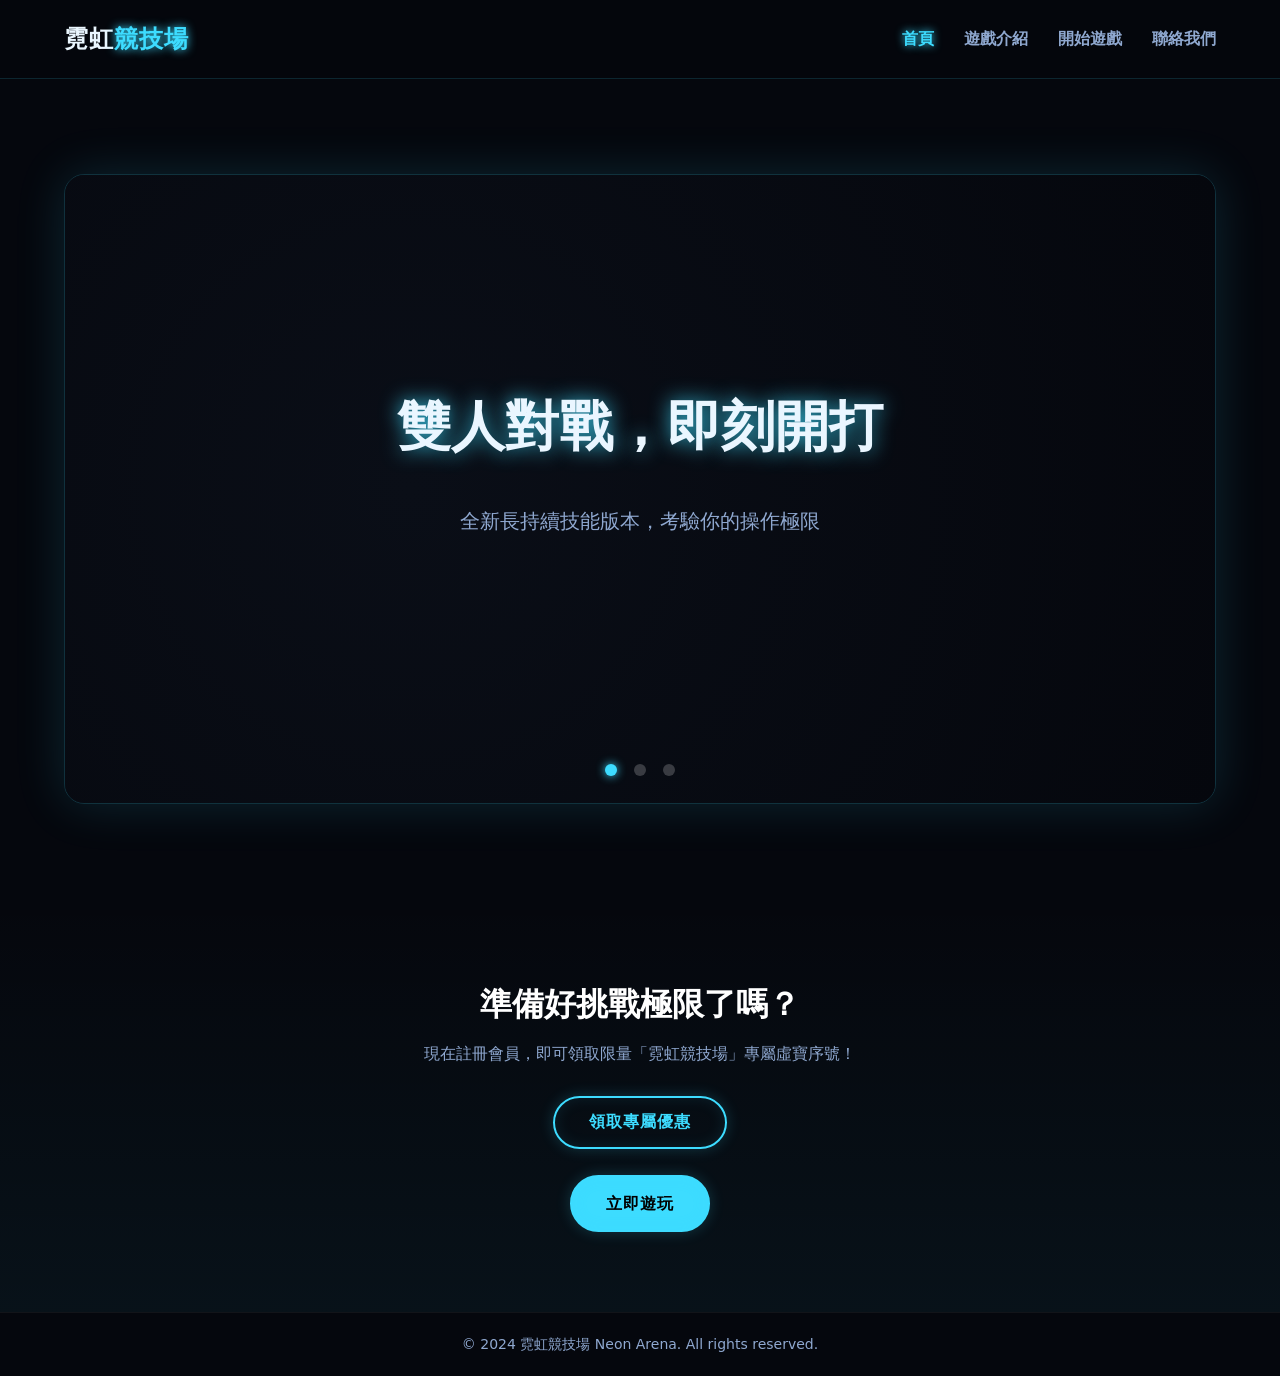
<file: index.html>
<!DOCTYPE html>
<html lang="zh-Hant">
<head>
    <meta charset="UTF-8">
    <meta name="viewport" content="width=device-width, initial-scale=1.0">
    <title>霓虹競技場 Neon Arena | 首頁</title>
    <link rel="stylesheet" href="style.css">
</head>
<body>
    <!-- 導覽列 -->
    <nav class="navbar">
        <div class="logo">霓虹<span>競技場</span></div>
        <ul class="nav-links">
            <li><a href="index.html" class="active">首頁</a></li>
            <li><a href="products.html">遊戲介紹</a></li>
            <li><a href="game.html">開始遊戲</a></li>
            <li><a href="contact.html">聯絡我們</a></li>
        </ul>
    </nav>

    <!-- 首頁輪播 -->
    <header class="hero">
        <div class="carousel-container">
            <div class="carousel-slide fade">
                <div class="game-bg bg-1"></div>
                <div class="slide-text">雙人對戰，即刻開打</div>
                <div class="slide-sub">全新長持續技能版本，考驗你的操作極限</div>
            </div>
            <div class="carousel-slide fade">
                <div class="game-bg bg-2"></div>
                <div class="slide-text">超載衝刺 vs 冰封領域</div>
                <div class="slide-sub">10 種獨特技能，打造你的專屬戰鬥風格</div>
            </div>
            <div class="carousel-slide fade">
                <div class="game-bg bg-3"></div>
                <div class="slide-text">霓虹閃爍，勝負一瞬</div>
                <div class="slide-sub">立即點擊「開始遊戲」，與好友展開對決</div>
            </div>
            
            <div class="dots-container">
                <span class="dot"></span>
                <span class="dot"></span>
                <span class="dot"></span>
            </div>
        </div>
    </header>

    <!-- 優惠與遊玩按鈕 -->
    <section class="promo-section">
        <h2>準備好挑戰極限了嗎？</h2>
        <p>現在註冊會員，即可領取限量「霓虹競技場」專屬虛寶序號！</p>
        <button id="promoBtn" class="cta-btn">領取專屬優惠</button>
        <br><br>
        <a href="game.html" class="cta-btn" style="background: var(--primary); color: #000; text-decoration: none;">立即遊玩</a>
    </section>

    <!-- 彈出式優惠視窗 -->
    <div id="promoModal" class="modal">
        <div class="modal-content">
            <span class="close-btn">&times;</span>
            <h2>🎉 恭喜獲得！</h2>
            <p>專屬虛寶序號：</p>
            <div class="promo-code">NEON-X1-2024</div>
            <p>可於遊戲內兌換限定造型！</p>
        </div>
    </div>

    <footer>
        <p>&copy; 2024 霓虹競技場 Neon Arena. All rights reserved.</p>
    </footer>

    <script src="script.js"></script>
</body>
</html>
</file>
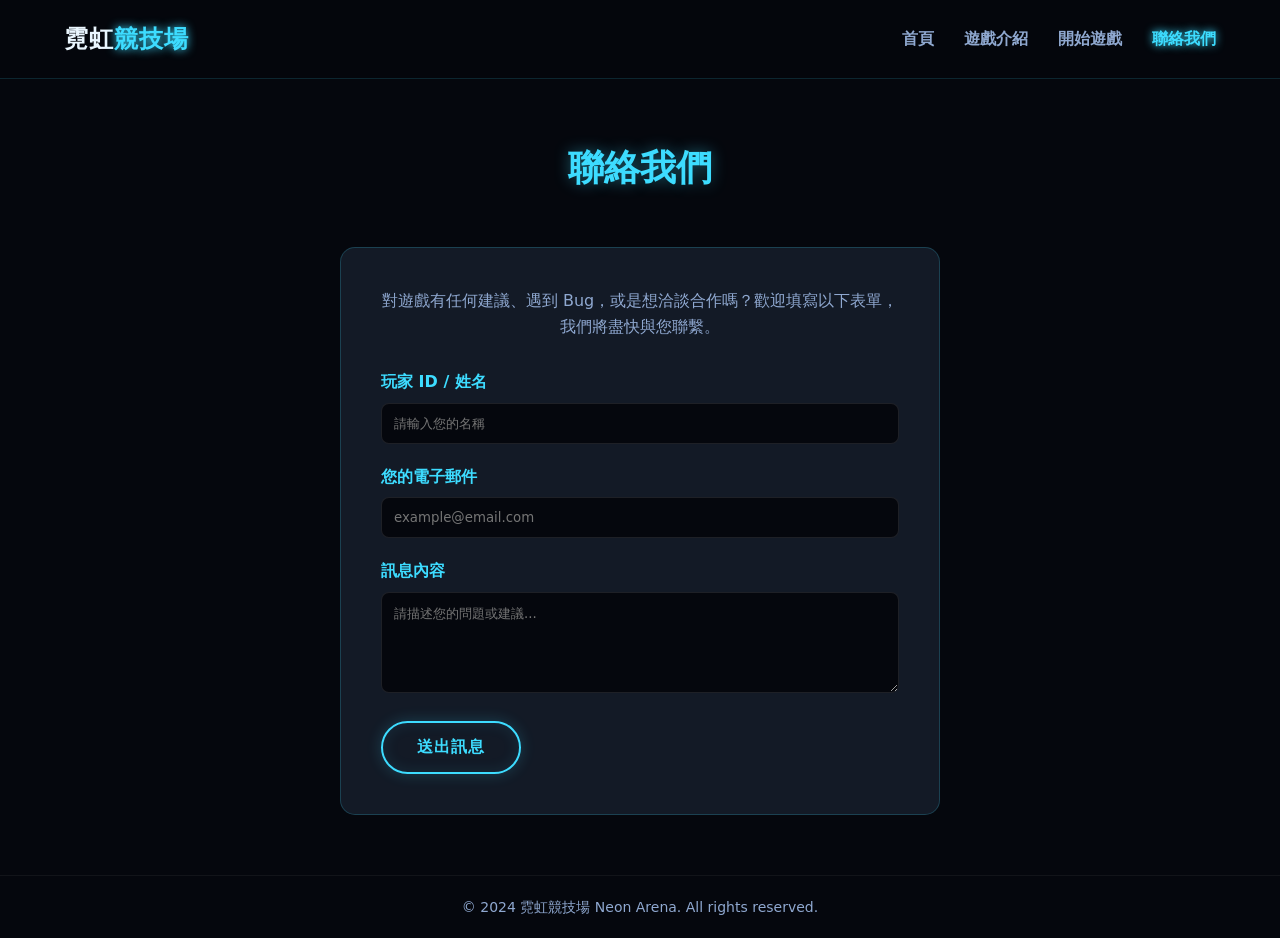
<file: contact.html>
<!DOCTYPE html>
<html lang="zh-Hant">
<head>
    <meta charset="UTF-8">
    <meta name="viewport" content="width=device-width, initial-scale=1.0">
    <title>霓虹競技場 Neon Arena | 聯絡我們</title>
    <link rel="stylesheet" href="style.css">
</head>
<body>
    <nav class="navbar">
        <div class="logo">霓虹<span>競技場</span></div>
        <ul class="nav-links">
            <li><a href="index.html">首頁</a></li>
            <li><a href="products.html">遊戲介紹</a></li>
            <li><a href="game.html">開始遊戲</a></li>
            <li><a href="contact.html" class="active">聯絡我們</a></li>
        </ul>
    </nav>

    <main class="page-content">
        <h1 class="page-title">聯絡我們</h1>
        <div class="contact-container">
            <p>對遊戲有任何建議、遇到 Bug，或是想洽談合作嗎？歡迎填寫以下表單，我們將盡快與您聯繫。</p>
            <form class="contact-form" id="contactForm">
                <div class="form-group">
                    <label for="name">玩家 ID / 姓名</label>
                    <input type="text" id="name" placeholder="請輸入您的名稱" required>
                </div>
                <div class="form-group">
                    <label for="email">您的電子郵件</label>
                    <input type="email" id="email" placeholder="example@email.com" required>
                </div>
                <div class="form-group">
                    <label for="message">訊息內容</label>
                    <textarea id="message" rows="5" placeholder="請描述您的問題或建議..." required></textarea>
                </div>
                <button type="submit" class="cta-btn">送出訊息</button>
            </form>
        </div>
    </main>

    <footer>
        <p>&copy; 2024 霓虹競技場 Neon Arena. All rights reserved.</p>
    </footer>

    <script src="script.js"></script>
</body>
</html>
</file>
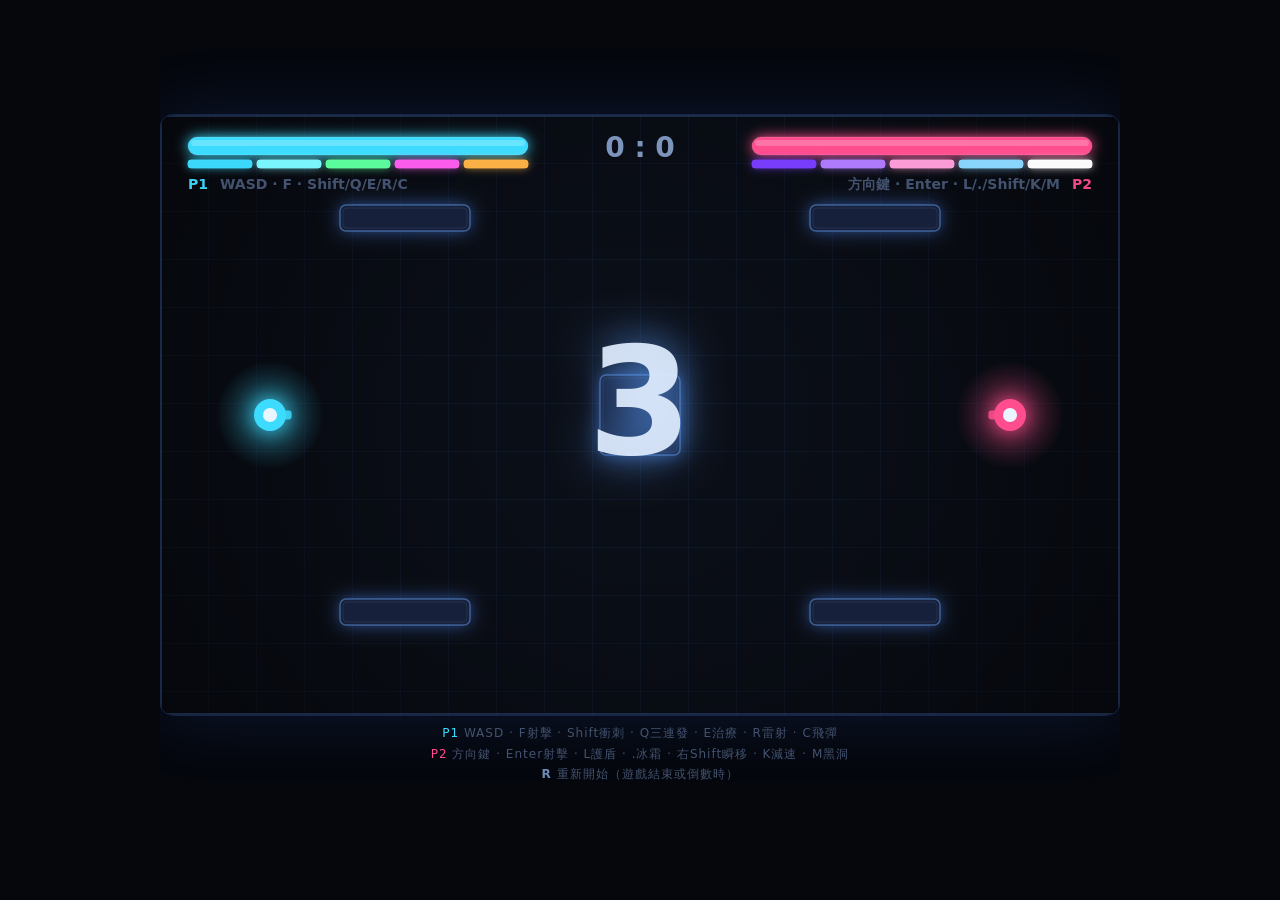
<file: deepseek_html_20261112_c48cd7.html>
<!DOCTYPE html>
<html lang="zh-Hant">
<head>
<meta charset="UTF-8">
<meta name="viewport" content="width=device-width,initial-scale=1">
<title>霓虹競技場 · 五技能對戰</title>
<style>
  * { margin:0; padding:0; box-sizing:border-box; }
  html, body {
    height:100%;
    background:#05070d;
    display:flex; align-items:center; justify-content:center;
    font-family: 'Segoe UI', system-ui, -apple-system, 'PingFang TC', 'Microsoft JhengHei', sans-serif;
    overflow:hidden;
  }
  #wrap { display:flex; flex-direction:column; align-items:center; gap:8px; }
  canvas {
    display:block;
    max-width:100vw;
    max-height:calc(100vh - 64px);
    border-radius:14px;
    box-shadow: 0 0 70px rgba(60,120,255,.15), 0 0 0 1px rgba(90,140,255,.18);
    background:#0a0e17;
  }
  #hint {
    color:#43536f; font-size:12px; letter-spacing:1px; user-select:none;
    text-align:center; line-height:1.7;
  }
  #hint b { color:#6d8ab8; font-weight:600; }
  #hint .p1 { color:#3ddcff; }
  #hint .p2 { color:#ff4d8d; }
</style>
</head>
<body>
<div id="wrap">
  <canvas id="game"></canvas>
  <div id="hint">
    <span class="p1">P1</span> WASD · F射擊 · Shift衝刺 · Q三連發 · E治療 · R雷射 · C飛彈<br>
    <span class="p2">P2</span> 方向鍵 · Enter射擊 · L護盾 · .冰霜 · 右Shift瞬移 · K減速 · M黑洞<br>
    <b>R</b> 重新開始（遊戲結束或倒數時）
  </div>
</div>
<script>
(function(){
'use strict';

/* ================= 基礎設定 ================= */
const canvas = document.getElementById('game');
const ctx = canvas.getContext('2d');
const W = 960, H = 600;
canvas.width = W;
canvas.height = H;

/* ================= 音效 ================= */
let actx = null;
function initAudio(){
  if (actx) return;
  try { actx = new (window.AudioContext || window.webkitAudioContext)(); } catch(e){}
}
function sfx(freq, dur, type, vol){
  if (!actx) return;
  try {
    const t = actx.currentTime;
    const o = actx.createOscillator();
    const g = actx.createGain();
    o.type = type || 'square';
    o.frequency.setValueAtTime(freq, t);
    o.frequency.exponentialRampToValueAtTime(Math.max(30, freq * 0.45), t + dur);
    g.gain.setValueAtTime(vol || 0.04, t);
    g.gain.exponentialRampToValueAtTime(0.0001, t + dur);
    o.connect(g); g.connect(actx.destination);
    o.start(t); o.stop(t + dur + 0.02);
  } catch(e){}
}

/* ================= 地圖 ================= */
const obstacles = [
  {x:440, y:260, w:80,  h:80},
  {x:180, y:90,  w:130, h:26},
  {x:650, y:90,  w:130, h:26},
  {x:180, y:484, w:130, h:26},
  {x:650, y:484, w:130, h:26}
];

/* ================= 技能定義 ================= */
const SKILLS = {
  // P1
  dash:   { key:'ShiftLeft',  alt:'KeyZ',   cd:3.0,  name:'衝刺',   color:'#3ddcff' },
  triple: { key:'KeyQ',       alt:'KeyX',   cd:5.0,  name:'三連發', color:'#7df9ff' },
  heal:   { key:'KeyE',       alt:'KeyV',   cd:10.0, name:'治療',   color:'#5dff9e' },
  laser:  { key:'KeyR',       alt:'KeyT',   cd:8.0,  name:'雷射',   color:'#ff5df0' },
  missile:{ key:'KeyC',       alt:'KeyB',   cd:9.0,  name:'追蹤飛彈', color:'#ffb347' },
  // P2
  shield: { key:'KeyL',       alt:'Semicolon', cd:4.0,  name:'護盾',   color:'#ffffff' },
  frost:  { key:'Period',     alt:'Comma',  cd:6.0,  name:'冰霜彈', color:'#8ad8ff' },
  blink:  { key:'ShiftRight', alt:'Numpad0', cd:7.0,  name:'瞬移',   color:'#ff9edb' },
  slow:   { key:'KeyK',       alt:'KeyI',   cd:10.0, name:'時間減速', color:'#b07dff' },
  blackhole:{ key:'KeyM',     alt:'KeyN',   cd:12.0, name:'黑洞',   color:'#7a3dff' }
};

/* ================= 玩家 ================= */
function mkPlayer(x, y, color, controls, name, skillList){
  const skillState = {};
  for (let i = 0; i < skillList.length; i++){
    const id = skillList[i];
    skillState[id] = {
      cd: 0,
      maxCd: SKILLS[id].cd,
      active: 0,
      held: false,
      pending: false
    };
  }
  return {
    x, y, spawnX:x, spawnY:y,
    r:16, hp:100, maxHp:100,
    color, name, controls,
    aim:0, cd:0, flash:0, score:0,
    lastMoveX: 0, lastMoveY: 0,
    slowTimer: 0,
    timeSlowTimer: 0,     // 被時間減速
    skills: skillState,
    skillOrder: skillList
  };
}

const p1 = mkPlayer(110, 300, '#3ddcff', {
  up:'KeyW', down:'KeyS', left:'KeyA', right:'KeyD',
  shoot:'KeyF', shootAlt:'Space'
}, 'P1', ['dash', 'triple', 'heal', 'laser', 'missile']);

const p2 = mkPlayer(850, 300, '#ff4d8d', {
  up:'ArrowUp', down:'ArrowDown', left:'ArrowLeft', right:'ArrowRight',
  shoot:'Enter', shootAlt:'Slash'
}, 'P2', ['shield', 'frost', 'blink', 'slow', 'blackhole']);

/* ================= 特殊實體 ================= */
let lasers = [];      // 雷射
let missiles = [];    // 追蹤飛彈
let blackholes = [];  // 黑洞

/* ================= 狀態 ================= */
let bullets = [];
let particles = [];
let state = 'countdown';
let countdown = 3.2;
let winner = null;
let shake = 0;
let timeSlowVisual = 0;   // 畫面紫色濾鏡強度

/* ================= 輸入 ================= */
const pressed = new Set();
const pressedKeys = new Set();

const PREVENT = new Set([
  'Space','ArrowUp','ArrowDown','ArrowLeft','ArrowRight',
  'Enter','KeyF','ShiftLeft','ShiftRight',
  'Slash','KeyQ','KeyZ','KeyE','KeyX','KeyV','KeyT','KeyC','KeyB',
  'Period','Comma','Numpad0','KeyL','Semicolon','KeyK','KeyI','KeyM','KeyN'
]);

window.addEventListener('keydown', e => {
  initAudio();
  if (PREVENT.has(e.code)) e.preventDefault();
  if (e.key === 'Enter' || e.key === ' ') e.preventDefault();

  pressed.add(e.code);
  if (e.key) pressedKeys.add(e.key);

  if (e.code === 'KeyR' && state !== 'playing'){
    resetRound(true);
  }
}, { passive: false });

window.addEventListener('keyup', e => {
  pressed.delete(e.code);
  if (e.key) pressedKeys.delete(e.key);
});

window.addEventListener('blur', () => {
  pressed.clear();
  pressedKeys.clear();
});

function isDown(code, alt){
  if (pressed.has(code)) return true;
  if (alt && pressed.has(alt)) return true;
  if (pressedKeys.has(code)) return true;
  if (alt && pressedKeys.has(alt)) return true;
  return false;
}

/* ================= 回合控制 ================= */
function resetRound(keepScore){
  resetPlayer(p1);
  resetPlayer(p2);
  if (!keepScore){ p1.score = 0; p2.score = 0; }
  bullets = [];
  particles = [];
  lasers = [];
  missiles = [];
  blackholes = [];
  state = 'countdown';
  countdown = 3.2;
  winner = null;
  shake = 0;
  timeSlowVisual = 0;
  pressed.clear();
  pressedKeys.clear();
}

function resetPlayer(p){
  p.x = p.spawnX; p.y = p.spawnY;
  p.hp = p.maxHp; p.cd = 0; p.flash = 0;
  p.lastMoveX = 0; p.lastMoveY = 0;
  p.slowTimer = 0;
  p.timeSlowTimer = 0;
  for (const id in p.skills){
    const s = p.skills[id];
    s.cd = 0;
    s.active = 0;
    s.held = false;
    s.pending = false;
  }
}

/* ================= 幾何工具 ================= */
function pushOut(p, o){
  const cx = Math.max(o.x, Math.min(p.x, o.x + o.w));
  const cy = Math.max(o.y, Math.min(p.y, o.y + o.h));
  const dx = p.x - cx, dy = p.y - cy;
  const d2 = dx*dx + dy*dy;
  if (d2 > p.r * p.r) return;
  const d = Math.sqrt(d2);
  if (d < 0.0001){
    const L = p.x - o.x, R = o.x + o.w - p.x;
    const T = p.y - o.y, B = o.y + o.h - p.y;
    const m = Math.min(L, R, T, B);
    if (m === L) p.x = o.x - p.r;
    else if (m === R) p.x = o.x + o.w + p.r;
    else if (m === T) p.y = o.y - p.r;
    else p.y = o.y + o.h + p.r;
    return;
  }
  const ov = p.r - d;
  p.x += (dx / d) * ov;
  p.y += (dy / d) * ov;
}

function hitsRect(b, o){
  const cx = Math.max(o.x, Math.min(b.x, o.x + o.w));
  const cy = Math.max(o.y, Math.min(b.y, o.y + o.h));
  return Math.hypot(b.x - cx, b.y - cy) < b.r;
}

function pointBlocked(x, y, r){
  for (let k = 0; k < obstacles.length; k++){
    const o = obstacles[k];
    const cx = Math.max(o.x, Math.min(x, o.x + o.w));
    const cy = Math.max(o.y, Math.min(y, o.y + o.h));
    if (Math.hypot(x - cx, y - cy) < r) return true;
  }
  return false;
}

function hexA(hex, a){
  let h = hex.replace('#', '');
  if (h.length === 3){
    h = h[0]+h[0]+h[1]+h[1]+h[2]+h[2];
  }
  const n = parseInt(h, 16);
  return 'rgba(' + ((n>>16)&255) + ',' + ((n>>8)&255) + ',' + (n&255) + ',' + a + ')';
}

function rr(c, x, y, w, h, r){
  r = Math.max(0, Math.min(r, Math.abs(w)/2, Math.abs(h)/2));
  c.beginPath();
  c.moveTo(x + r, y);
  c.arcTo(x + w, y, x + w, y + h, r);
  c.arcTo(x + w, y + h, x, y + h, r);
  c.arcTo(x, y + h, x, y, r);
  c.arcTo(x, y, x + w, y, r);
  c.closePath();
}

/* ================= 粒子 ================= */
function burst(x, y, color, n, spd){
  for (let i = 0; i < n; i++){
    const a = Math.random() * Math.PI * 2;
    const s = Math.random() * spd;
    const life = 0.22 + Math.random() * 0.45;
    particles.push({
      x:x, y:y,
      vx: Math.cos(a)*s, vy: Math.sin(a)*s,
      r: 1 + Math.random()*2.6,
      life:life, maxLife:life, color:color
    });
  }
}

function updateParticles(dt){
  for (let i = particles.length - 1; i >= 0; i--){
    const q = particles[i];
    q.x += q.vx * dt;
    q.y += q.vy * dt;
    const damp = Math.pow(0.06, dt);
    q.vx *= damp;
    q.vy *= damp;
    q.life -= dt;
    if (q.life <= 0) particles.splice(i, 1);
  }
}

/* ================= 射擊 ================= */
function fireBullet(p, angle, opts){
  opts = opts || {};
  const spd = opts.spd || 700;

  let safeDist = p.r + 6;
  const maxDist = p.r + 18;
  for (let d = p.r + 6; d <= maxDist; d += 2){
    const tx = p.x + Math.cos(angle) * d;
    const ty = p.y + Math.sin(angle) * d;
    if (!pointBlocked(tx, ty, 6)) safeDist = d;
  }

  const bx = p.x + Math.cos(angle) * safeDist;
  const by = p.y + Math.sin(angle) * safeDist;

  if (pointBlocked(bx, by, 6)) return;

  bullets.push({
    x: bx, y: by,
    vx: Math.cos(angle) * spd,
    vy: Math.sin(angle) * spd,
    r: opts.r || 5,
    owner: p,
    life: 2.5,
    frost: !!opts.frost,
    color: opts.color || p.color
  });
}

function fire(p){
  const s = p.skills;

  if (s.triple && s.triple.pending){
    const a = p.aim;
    fireBullet(p, a - 0.16);
    fireBullet(p, a);
    fireBullet(p, a + 0.16);
    s.triple.pending = false;
    p.flash = 0.1;
    burst(p.x + Math.cos(a)*20, p.y + Math.sin(a)*20, '#7df9ff', 10, 200);
    sfx(760, 0.07, 'square', 0.03);
    return;
  }

  if (s.frost && s.frost.pending){
    const a = p.aim + (Math.random() - 0.5) * 0.04;
    fireBullet(p, a, { frost: true, color: '#8ad8ff', r: 7 });
    s.frost.pending = false;
    p.flash = 0.08;
    burst(p.x + Math.cos(a)*20, p.y + Math.sin(a)*20, '#8ad8ff', 10, 180);
    sfx(480, 0.12, 'sine', 0.035);
    return;
  }

  const a = p.aim + (Math.random() - 0.5) * 0.07;
  fireBullet(p, a);
  p.flash = 0.07;

  for (let i = 0; i < 4; i++){
    const pa = a + (Math.random() - 0.5) * 1.3;
    const ps = 60 + Math.random() * 150;
    const life = 0.16 + Math.random() * 0.12;
    particles.push({
      x: p.x + Math.cos(a)*20, y: p.y + Math.sin(a)*20,
      vx: Math.cos(pa)*ps, vy: Math.sin(pa)*ps,
      r: 1 + Math.random()*1.6,
      life: life, maxLife: life, color: p.color
    });
  }

  sfx(620 + Math.random()*90, 0.055, 'square', 0.022);
}

/* ================= 傷害 ================= */
function damage(target, amt, b, opts){
  opts = opts || {};
  if (state === 'over') return;
  if (target.hp <= 0) return;

  if (target.skills.shield && target.skills.shield.active > 0){
    const ang = Math.atan2(b.y - target.y, b.x - target.x);
    burst(b.x, b.y, '#ffffff', 10, 180);
    for (let i = 0; i < 10; i++){
      const a2 = ang + (Math.random() - 0.5) * 1.0;
      const s = 80 + Math.random() * 140;
      const life = 0.25 + Math.random() * 0.15;
      particles.push({
        x: target.x + Math.cos(ang) * (target.r + 6),
        y: target.y + Math.sin(ang) * (target.r + 6),
        vx: Math.cos(a2) * s, vy: Math.sin(a2) * s,
        r: 1.5 + Math.random() * 2.5,
        life: life, maxLife: life, color: '#ffffff'
      });
    }
    target.flash = Math.max(target.flash, 0.12);
    sfx(300, 0.09, 'sine', 0.035);
    return;
  }

  target.hp -= amt;

  if (b && b.frost){
    target.slowTimer = Math.max(target.slowTimer, 2.0);
    burst(b.x, b.y, '#8ad8ff', 14, 160);
    sfx(380, 0.15, 'sine', 0.04);
  }

  if (b){
    target.flash = 0.25;
    burst(b.x, b.y, b.color || target.color, 12, 210);
  } else {
    target.flash = 0.25;
    burst(target.x, target.y, opts.color || target.color, 16, 240);
  }
  shake = Math.min(11, shake + 7);
  sfx(180, 0.16, 'sawtooth', 0.05);

  if (target.hp <= 0){
    target.hp = 0;
    state = 'over';
    winner = (target === p1) ? p2 : p1;
    winner.score++;
    burst(target.x, target.y, target.color, 46, 340);
    burst(target.x, target.y, '#ffffff', 18, 220);
    shake = 16;
    sfx(110, 0.7, 'sawtooth', 0.08);
    sfx(70, 0.9, 'triangle', 0.07);
  }
}

/* ================= 技能使用 ================= */
function tryUseSkill(p, id){
  const s = p.skills[id];
  if (!s) return;
  if (s.cd > 0 || s.active > 0 || s.pending) return;

  const def = SKILLS[id];
  const foe = (p === p1) ? p2 : p1;

  if (id === 'dash'){
    s.active = 0.35;
    s.cd = s.maxCd;
    burst(p.x, p.y, def.color, 20, 260);
    sfx(880, 0.12, 'sine', 0.05);
  } else if (id === 'triple'){
    s.pending = true;
    s.cd = s.maxCd;
    burst(p.x, p.y, def.color, 12, 180);
    sfx(700, 0.1, 'triangle', 0.04);
  } else if (id === 'heal'){
    const before = p.hp;
    p.hp = Math.min(p.maxHp, p.hp + 25);
    if (p.hp > before){
      burst(p.x, p.y, def.color, 18, 160);
      sfx(520, 0.25, 'sine', 0.05);
    }
    s.cd = s.maxCd;
  } else if (id === 'laser'){
    // 雷射：沿瞄準方向發射，貫穿一切
    lasers.push({
      x: p.x, y: p.y,
      angle: p.aim,
      life: 0.35,
      maxLife: 0.35,
      owner: p,
      color: def.color
    });
    s.cd = s.maxCd;
    burst(p.x + Math.cos(p.aim)*30, p.y + Math.sin(p.aim)*30, def.color, 20, 260);
    shake = Math.min(10, shake + 6);
    sfx(1200, 0.25, 'sawtooth', 0.05);
    // 立即對路徑上的對手造成傷害
    const dx = foe.x - p.x, dy = foe.y - p.y;
    const dist = Math.hypot(dx, dy);
    const dot = dx * Math.cos(p.aim) + dy * Math.sin(p.aim);
    if (dot > 0 && dist > 0){
      const perp = Math.abs(-dx * Math.sin(p.aim) + dy * Math.cos(p.aim));
      if (perp < foe.r + 10){
        damage(foe, 20, null, { color: def.color });
      }
    }
  } else if (id === 'missile'){
    // 追蹤飛彈：發射 2 枚
    for (let i = 0; i < 2; i++){
      const offset = (i - 0.5) * 0.4;
      missiles.push({
        x: p.x + Math.cos(p.aim + offset) * 24,
        y: p.y + Math.sin(p.aim + offset) * 24,
        vx: Math.cos(p.aim + offset) * 300,
        vy: Math.sin(p.aim + offset) * 300,
        angle: p.aim + offset,
        life: 3.0,
        r: 6,
        owner: p,
        target: foe,
        color: def.color
      });
    }
    s.cd = s.maxCd;
    burst(p.x, p.y, def.color, 16, 220);
    sfx(420, 0.2, 'sawtooth', 0.04);
  } else if (id === 'shield'){
    s.active = 1.2;
    s.cd = s.maxCd;
    burst(p.x, p.y, '#ffffff', 16, 160);
    sfx(500, 0.2, 'triangle', 0.05);
  } else if (id === 'frost'){
    s.pending = true;
    s.cd = s.maxCd;
    burst(p.x, p.y, def.color, 12, 180);
    sfx(560, 0.12, 'sine', 0.04);
  } else if (id === 'blink'){
    const dist = 120;
    const steps = 12;
    let tx = p.x, ty = p.y;
    for (let i = 1; i <= steps; i++){
      const nx = p.x + Math.cos(p.aim) * (dist * i / steps);
      const ny = p.y + Math.sin(p.aim) * (dist * i / steps);
      const cx = Math.max(0, Math.min(W, nx));
      const cy = Math.max(0, Math.min(H, ny));
      if (pointBlocked(cx, cy, p.r)) break;
      tx = cx; ty = cy;
    }
    burst(p.x, p.y, def.color, 14, 200);
    p.x = tx; p.y = ty;
    burst(p.x, p.y, def.color, 14, 200);
    s.cd = s.maxCd;
    sfx(960, 0.15, 'sine', 0.05);
  } else if (id === 'slow'){
    // 時間減速：對手移動速度 -40%，持續 3 秒
    foe.timeSlowTimer = Math.max(foe.timeSlowTimer, 3.0);
    timeSlowVisual = Math.max(timeSlowVisual, 0.5);
    s.cd = s.maxCd;
    burst(foe.x, foe.y, def.color, 24, 200);
    sfx(260, 0.4, 'sine', 0.05);
  } else if (id === 'blackhole'){
    // 黑洞：在對手位置生成，持續 2 秒
    blackholes.push({
      x: foe.x, y: foe.y,
      life: 2.0,
      maxLife: 2.0,
      r: 8,
      maxR: 70,
      owner: p,
      color: def.color,
      tickTimer: 0
    });
    s.cd = s.maxCd;
    burst(foe.x, foe.y, def.color, 20, 200);
    sfx(140, 0.5, 'sawtooth', 0.05);
  }
}

/* ================= 更新：雷射 ================= */
function updateLasers(dt){
  for (let i = lasers.length - 1; i >= 0; i--){
    lasers[i].life -= dt;
    if (lasers[i].life <= 0) lasers.splice(i, 1);
  }
}

/* ================= 更新：飛彈 ================= */
function updateMissiles(dt){
  for (let i = missiles.length - 1; i >= 0; i--){
    const m = missiles[i];
    m.life -= dt;

    // 追蹤目標
    if (m.target && m.target.hp > 0){
      const desired = Math.atan2(m.target.y - m.y, m.target.x - m.x);
      let diff = desired - m.angle;
      while (diff > Math.PI) diff -= Math.PI * 2;
      while (diff < -Math.PI) diff += Math.PI * 2;
      m.angle += Math.sign(diff) * Math.min(Math.abs(diff), 4.5 * dt);
    }

    const spd = 380;
    m.vx = Math.cos(m.angle) * spd;
    m.vy = Math.sin(m.angle) * spd;
    m.x += m.vx * dt;
    m.y += m.vy * dt;

    // 拖尾粒子
    if (Math.random() < 0.7){
      particles.push({
        x: m.x, y: m.y,
        vx: (Math.random() - 0.5) * 40,
        vy: (Math.random() - 0.5) * 40,
        r: 1 + Math.random() * 2,
        life: 0.2, maxLife: 0.2,
        color: m.color
      });
    }

    let dead = false;

    if (m.life <= 0 || m.x < -20 || m.x > W + 20 || m.y < -20 || m.y > H + 20){
      dead = true;
    }

    // 撞障礙物
    if (!dead){
      for (let k = 0; k < obstacles.length; k++){
        if (hitsRect(m, obstacles[k])){
          burst(m.x, m.y, m.color, 10, 180);
          dead = true;
          break;
        }
      }
    }

    // 撞對手
    if (!dead){
      const foe = m.target;
      if (foe && foe.hp > 0 && Math.hypot(m.x - foe.x, m.y - foe.y) < foe.r + m.r){
        damage(foe, 10, { x: m.x, y: m.y, color: m.color });
        burst(m.x, m.y, m.color, 14, 220);
        dead = true;
      }
    }

    if (dead) missiles.splice(i, 1);
  }
}

/* ================= 更新：黑洞 ================= */
function updateBlackholes(dt){
  for (let i = blackholes.length - 1; i >= 0; i--){
    const bh = blackholes[i];
    bh.life -= dt;
    bh.tickTimer += dt;

    // 黑洞視覺粒子
    if (Math.random() < 0.8){
      const ang = Math.random() * Math.PI * 2;
      const dist = 40 + Math.random() * 40;
      particles.push({
        x: bh.x + Math.cos(ang) * dist,
        y: bh.y + Math.sin(ang) * dist,
        vx: -Math.cos(ang) * 160,
        vy: -Math.sin(ang) * 160,
        r: 1 + Math.random() * 2,
        life: 0.3, maxLife: 0.3,
        color: bh.color
      });
    }

    // 吸引對手
    const foe = (bh.owner === p1) ? p2 : p1;
    if (foe.hp > 0 && bh.life > 0){
      const dx = bh.x - foe.x;
      const dy = bh.y - foe.y;
      const d = Math.hypot(dx, dy);
      if (d > 4 && d < 220){
        const pull = 260 * dt;
        foe.x += (dx / d) * pull;
        foe.y += (dy / d) * pull;
        foe.x = Math.max(foe.r, Math.min(W - foe.r, foe.x));
        foe.y = Math.max(foe.r, Math.min(H - foe.r, foe.y));
        for (let k = 0; k < obstacles.length; k++) pushOut(foe, obstacles[k]);
      }
    }

    // 每 0.4 秒造成 5 傷害
    if (bh.tickTimer >= 0.4 && bh.life > 0){
      bh.tickTimer -= 0.4;
      if (foe.hp > 0 && Math.hypot(bh.x - foe.x, bh.y - foe.y) < 70){
        damage(foe, 5, null, { color: bh.color });
      }
    }

    if (bh.life <= 0) blackholes.splice(i, 1);
  }
}

/* ================= 更新：玩家 ================= */
function updatePlayer(p, foe, dt){
  for (let i = 0; i < p.skillOrder.length; i++){
    const id = p.skillOrder[i];
    const s = p.skills[id];
    const def = SKILLS[id];
    const down = isDown(def.key, def.alt);
    if (down && !s.held) tryUseSkill(p, id);
    s.held = down;
  }

  for (const id in p.skills){
    const s = p.skills[id];
    if (s.active > 0) s.active = Math.max(0, s.active - dt);
    if (s.cd > 0) s.cd = Math.max(0, s.cd - dt);
  }

  let speedMul = 1;
  if (p.slowTimer > 0){
    p.slowTimer = Math.max(0, p.slowTimer - dt);
    speedMul *= 0.5;
  }
  if (p.timeSlowTimer > 0){
    p.timeSlowTimer = Math.max(0, p.timeSlowTimer - dt);
    speedMul *= 0.6;
  }

  const c = p.controls;
  let dx = 0, dy = 0;
  if (isDown(c.up))    dy -= 1;
  if (isDown(c.down))  dy += 1;
  if (isDown(c.left))  dx -= 1;
  if (isDown(c.right)) dx += 1;

  const len = Math.hypot(dx, dy);
  if (len > 0){
    dx /= len; dy /= len;
    p.lastMoveX = dx;
    p.lastMoveY = dy;
  }

  let spd = 255 * speedMul;
  if (p.skills.dash && p.skills.dash.active > 0) spd = 720 * speedMul;

  p.x += dx * spd * dt;
  p.y += dy * spd * dt;

  p.x = Math.max(p.r, Math.min(W - p.r, p.x));
  p.y = Math.max(p.r, Math.min(H - p.r, p.y));

  for (let i = 0; i < obstacles.length; i++) pushOut(p, obstacles[i]);

  p.aim = Math.atan2(foe.y - p.y, foe.x - p.x);

  p.cd -= dt;
  if (isDown(c.shoot, c.shootAlt) && p.cd <= 0){
    fire(p);
    p.cd = 0.34;
  }
}

function updateBullets(dt){
  const toRemove = [];

  for (let i = 0; i < bullets.length; i++){
    const b = bullets[i];
    b.x += b.vx * dt;
    b.y += b.vy * dt;
    b.life -= dt;

    let dead = false;

    if (b.life <= 0 || b.x < b.r || b.x > W - b.r || b.y < b.r || b.y > H - b.r){
      dead = true;
    }

    if (!dead){
      for (let k = 0; k < obstacles.length; k++){
        if (hitsRect(b, obstacles[k])){
          burst(b.x, b.y, b.color || b.owner.color, 6, 130);
          dead = true;
          break;
        }
      }
    }

    if (!dead){
      const target = (b.owner === p1) ? p2 : p1;
      if (target.hp > 0 && Math.hypot(b.x - target.x, b.y - target.y) < target.r + b.r){
        damage(target, 13, b);
        dead = true;
      }
    }

    if (dead) toRemove.push(i);
  }

  for (let i = toRemove.length - 1; i >= 0; i--){
    bullets.splice(toRemove[i], 1);
  }
}

function update(dt){
  if (shake > 0) shake = Math.max(0, shake - dt * 55);
  if (timeSlowVisual > 0) timeSlowVisual = Math.max(0, timeSlowVisual - dt);

  if (state === 'countdown'){
    countdown -= dt;
    p1.aim = Math.atan2(p2.y - p1.y, p2.x - p1.x);
    p2.aim = Math.atan2(p1.y - p2.y, p1.x - p2.x);
    if (countdown <= 0){
      state = 'playing';
      sfx(900, 0.14, 'square', 0.05);
    }
  } else if (state === 'playing'){
    if (p1.hp > 0 && p2.hp > 0){
      updatePlayer(p1, p2, dt);
      updatePlayer(p2, p1, dt);
    }
    updateBullets(dt);
    updateLasers(dt);
    updateMissiles(dt);
    updateBlackholes(dt);
  }

  updateParticles(dt);
  p1.flash = Math.max(0, p1.flash - dt);
  p2.flash = Math.max(0, p2.flash - dt);
}

/* ================= 繪製 ================= */
let vignette = null;
let vignetteW = 0, vignetteH = 0;

function drawBackground(){
  ctx.fillStyle = '#0a0e17';
  ctx.fillRect(-20, -20, W + 40, H + 40);

  ctx.strokeStyle = 'rgba(70,130,220,0.07)';
  ctx.lineWidth = 1;
  ctx.beginPath();
  for (let x = 0; x <= W; x += 48){
    ctx.moveTo(x + 0.5, 0);
    ctx.lineTo(x + 0.5, H);
  }
  for (let y = 0; y <= H; y += 48){
    ctx.moveTo(0, y + 0.5);
    ctx.lineTo(W, y + 0.5);
  }
  ctx.stroke();

  if (!vignette || vignetteW !== W || vignetteH !== H){
    vignette = ctx.createRadialGradient(W/2, H/2, 140, W/2, H/2, Math.max(W,H) * 0.72);
    vignette.addColorStop(0, 'rgba(0,0,0,0)');
    vignette.addColorStop(1, 'rgba(0,0,0,0.62)');
    vignetteW = W;
    vignetteH = H;
  }
  ctx.fillStyle = vignette;
  ctx.fillRect(0, 0, W, H);

  // 時間減速畫面紫色濾鏡
  if (timeSlowVisual > 0){
    ctx.fillStyle = 'rgba(176,125,255,' + (timeSlowVisual * 0.12) + ')';
    ctx.fillRect(0, 0, W, H);
  }

  ctx.strokeStyle = 'rgba(90,150,255,0.22)';
  ctx.lineWidth = 2;
  ctx.strokeRect(1, 1, W - 2, H - 2);
}

function drawObstacles(){
  for (let i = 0; i < obstacles.length; i++){
    const o = obstacles[i];

    ctx.save();
    ctx.shadowColor = 'rgba(80,140,255,0.55)';
    ctx.shadowBlur = 18;
    ctx.fillStyle = '#16203a';
    rr(ctx, o.x, o.y, o.w, o.h, 6);
    ctx.fill();
    ctx.restore();

    ctx.strokeStyle = 'rgba(110,170,255,0.45)';
    ctx.lineWidth = 1.5;
    rr(ctx, o.x, o.y, o.w, o.h, 6);
    ctx.stroke();

    ctx.strokeStyle = 'rgba(150,205,255,0.10)';
    ctx.lineWidth = 1;
    rr(ctx, o.x + 3, o.y + 3, o.w - 6, o.h - 6, 4);
    ctx.stroke();
  }
}

function drawPlayer(p){
  if (p.skills.shield && p.skills.shield.active > 0){
    const baseA = Math.min(1, p.skills.shield.active * 3);
    const hitBoost = Math.min(1, p.flash * 6);
    const a = Math.min(1, baseA + hitBoost * 0.5);
    ctx.save();
    ctx.strokeStyle = 'rgba(255,255,255,' + (0.55 * a + 0.15 * hitBoost) + ')';
    ctx.lineWidth = 3 + hitBoost * 2;
    ctx.shadowColor = '#ffffff';
    ctx.shadowBlur = 20 + hitBoost * 30;
    ctx.beginPath();
    ctx.arc(p.x, p.y, p.r + 12, 0, Math.PI * 2);
    ctx.stroke();
    ctx.restore();
  }

  if (p.skills.dash && p.skills.dash.active > 0){
    let mx = p.lastMoveX, my = p.lastMoveY;
    if (mx === 0 && my === 0){ mx = Math.cos(p.aim); my = Math.sin(p.aim); }
    ctx.save();
    ctx.globalAlpha = 0.35;
    ctx.fillStyle = p.color;
    ctx.beginPath();
    ctx.arc(p.x - mx * 14, p.y - my * 14, p.r * 0.8, 0, Math.PI * 2);
    ctx.fill();
    ctx.restore();
  }

  if (p.slowTimer > 0){
    ctx.save();
    ctx.strokeStyle = 'rgba(138,216,255,0.6)';
    ctx.lineWidth = 2;
    ctx.beginPath();
    ctx.arc(p.x, p.y, p.r + 5, 0, Math.PI * 2);
    ctx.stroke();
    ctx.restore();
  }

  if (p.timeSlowTimer > 0){
    ctx.save();
    ctx.strokeStyle = 'rgba(176,125,255,0.7)';
    ctx.lineWidth = 2;
    ctx.setLineDash([4, 4]);
    ctx.beginPath();
    ctx.arc(p.x, p.y, p.r + 8, 0, Math.PI * 2);
    ctx.stroke();
    ctx.setLineDash([]);
    ctx.restore();
  }

  const gg = ctx.createRadialGradient(p.x, p.y, 0, p.x, p.y, p.r * 3.4);
  gg.addColorStop(0, hexA(p.color, 0.42));
  gg.addColorStop(1, hexA(p.color, 0));
  ctx.fillStyle = gg;
  ctx.beginPath();
  ctx.arc(p.x, p.y, p.r * 3.4, 0, Math.PI * 2);
  ctx.fill();

  ctx.save();
  ctx.translate(p.x, p.y);
  ctx.rotate(p.aim);
  ctx.fillStyle = hexA(p.color, 0.85);
  rr(ctx, p.r * 0.35, -4.5, p.r * 1.0, 9, 3);
  ctx.fill();
  ctx.restore();

  ctx.save();
  ctx.shadowColor = p.color;
  ctx.shadowBlur = 22;
  ctx.fillStyle = p.color;
  ctx.beginPath();
  ctx.arc(p.x, p.y, p.r, 0, Math.PI * 2);
  ctx.fill();
  ctx.restore();

  ctx.fillStyle = '#eaf6ff';
  ctx.beginPath();
  ctx.arc(p.x, p.y, p.r * 0.44, 0, Math.PI * 2);
  ctx.fill();

  if (p.flash > 0){
    ctx.strokeStyle = 'rgba(255,255,255,' + Math.min(1, p.flash * 4.5) + ')';
    ctx.lineWidth = 3;
    ctx.beginPath();
    ctx.arc(p.x, p.y, p.r + 7, 0, Math.PI * 2);
    ctx.stroke();
  }

  if (p.skills.triple && p.skills.triple.pending){
    ctx.save();
    ctx.fillStyle = '#7df9ff';
    for (let i = -1; i <= 1; i++){
      const a = p.aim + i * 0.16;
      ctx.beginPath();
      ctx.arc(p.x + Math.cos(a) * (p.r + 18), p.y + Math.sin(a) * (p.r + 18), 3, 0, Math.PI * 2);
      ctx.fill();
    }
    ctx.restore();
  }

  if (p.skills.frost && p.skills.frost.pending){
    ctx.save();
    ctx.fillStyle = '#8ad8ff';
    ctx.shadowColor = '#8ad8ff';
    ctx.shadowBlur = 10;
    const bx = p.x + Math.cos(p.aim) * (p.r + 18);
    const by = p.y + Math.sin(p.aim) * (p.r + 18);
    ctx.beginPath();
    ctx.arc(bx, by, 4, 0, Math.PI * 2);
    ctx.fill();
    ctx.restore();
  }
}

function drawLasers(){
  for (let i = 0; i < lasers.length; i++){
    const l = lasers[i];
    const prog = 1 - l.life / l.maxLife;
    const len = 1200 * Math.min(1, prog * 4);
    const ex = l.x + Math.cos(l.angle) * len;
    const ey = l.y + Math.sin(l.angle) * len;

    ctx.save();
    ctx.lineCap = 'round';

    ctx.shadowColor = l.color;
    ctx.shadowBlur = 30;
    ctx.strokeStyle = hexA(l.color, 0.9 * (l.life / l.maxLife));
    ctx.lineWidth = 14;
    ctx.beginPath();
    ctx.moveTo(l.x, l.y);
    ctx.lineTo(ex, ey);
    ctx.stroke();

    ctx.shadowBlur = 15;
    ctx.strokeStyle = 'rgba(255,255,255,' + (0.95 * (l.life / l.maxLife)) + ')';
    ctx.lineWidth = 4;
    ctx.beginPath();
    ctx.moveTo(l.x, l.y);
    ctx.lineTo(ex, ey);
    ctx.stroke();

    ctx.restore();
  }
}

function drawMissiles(){
  for (let i = 0; i < missiles.length; i++){
    const m = missiles[i];
    ctx.save();
    ctx.translate(m.x, m.y);
    ctx.rotate(m.angle);

    ctx.shadowColor = m.color;
    ctx.shadowBlur = 20;
    ctx.fillStyle = m.color;
    ctx.beginPath();
    ctx.moveTo(10, 0);
    ctx.lineTo(-6, -5);
    ctx.lineTo(-3, 0);
    ctx.lineTo(-6, 5);
    ctx.closePath();
    ctx.fill();

    ctx.fillStyle = '#ffffff';
    ctx.beginPath();
    ctx.arc(0, 0, 2.5, 0, Math.PI * 2);
    ctx.fill();

    ctx.restore();
  }
}

function drawBlackholes(){
  for (let i = 0; i < blackholes.length; i++){
    const bh = blackholes[i];
    const lifePct = bh.life / bh.maxLife;
    const radius = bh.maxR * (1 - lifePct * 0.3);

    ctx.save();

    const grd = ctx.createRadialGradient(bh.x, bh.y, 0, bh.x, bh.y, radius);
    grd.addColorStop(0, 'rgba(20,0,40,' + (0.95 * lifePct) + ')');
    grd.addColorStop(0.4, hexA(bh.color, 0.5 * lifePct));
    grd.addColorStop(1, hexA(bh.color, 0));

    ctx.fillStyle = grd;
    ctx.beginPath();
    ctx.arc(bh.x, bh.y, radius, 0, Math.PI * 2);
    ctx.fill();

    ctx.strokeStyle = hexA(bh.color, 0.8 * lifePct);
    ctx.lineWidth = 2;
    ctx.shadowColor = bh.color;
    ctx.shadowBlur = 25;
    ctx.beginPath();
    ctx.arc(bh.x, bh.y, radius * 0.6, 0, Math.PI * 2);
    ctx.stroke();

    ctx.restore();
  }
}

function drawBullets(){
  ctx.lineCap = 'round';
  for (let i = 0; i < bullets.length; i++){
    const b = bullets[i];
    const col = b.color || b.owner.color;

    const tx = b.x - b.vx * 0.024;
    const ty = b.y - b.vy * 0.024;
    const grd = ctx.createLinearGradient(tx, ty, b.x, b.y);
    grd.addColorStop(0, hexA(col, 0));
    grd.addColorStop(1, hexA(col, 0.85));
    ctx.strokeStyle = grd;
    ctx.lineWidth = b.r * 1.7;
    ctx.beginPath();
    ctx.moveTo(tx, ty);
    ctx.lineTo(b.x, b.y);
    ctx.stroke();

    ctx.save();
    ctx.shadowColor = col;
    ctx.shadowBlur = 14;
    ctx.fillStyle = '#ffffff';
    ctx.beginPath();
    ctx.arc(b.x, b.y, b.r * 0.62, 0, Math.PI * 2);
    ctx.fill();
    ctx.restore();
  }
}

function drawParticles(){
  for (let i = 0; i < particles.length; i++){
    const q = particles[i];
    const a = Math.max(0, q.life / q.maxLife);
    ctx.globalAlpha = a;
    ctx.fillStyle = q.color;
    ctx.beginPath();
    ctx.arc(q.x, q.y, Math.max(0.3, q.r * a), 0, Math.PI * 2);
    ctx.fill();
  }
  ctx.globalAlpha = 1;
}

function drawBar(x, y, w, h, p, fromRight){
  ctx.fillStyle = 'rgba(255,255,255,0.07)';
  rr(ctx, x, y, w, h, h/2);
  ctx.fill();

  const pct = Math.max(0, p.hp / p.maxHp);
  const fw = w * pct;

  if (fw > 2){
    const bx = fromRight ? x + w - fw : x;
    ctx.save();
    ctx.shadowColor = p.color;
    ctx.shadowBlur = 14;
    ctx.fillStyle = p.color;
    rr(ctx, bx, y, fw, h, Math.min(h/2, fw/2));
    ctx.fill();
    ctx.restore();

    ctx.fillStyle = 'rgba(255,255,255,0.22)';
    rr(ctx, bx + 3, y + 3, Math.max(0, fw - 6), h/2 - 3, Math.min((h/2-3)/2, Math.max(0, fw-6)/2));
    ctx.fill();
  }

  ctx.strokeStyle = 'rgba(255,255,255,0.12)';
  ctx.lineWidth = 1;
  rr(ctx, x, y, w, h, h/2);
  ctx.stroke();
}

function drawSkillSlots(x, y, w, p, fromRight){
  const n = p.skillOrder.length;
  const gap = 5;
  const slotW = (w - gap * (n - 1)) / n;
  const slotH = 8;

  for (let i = 0; i < n; i++){
    const id = p.skillOrder[i];
    const s = p.skills[id];
    const def = SKILLS[id];
    const sx = fromRight
      ? x + w - slotW - (slotW + gap) * i
      : x + (slotW + gap) * i;

    ctx.fillStyle = 'rgba(255,255,255,0.08)';
    rr(ctx, sx, y, slotW, slotH, 3);
    ctx.fill();

    let pct = 0;
    if (s.pending) pct = 1;
    else if (s.active > 0) pct = 1;
    else pct = 1 - (s.cd / s.maxCd);

    const fw = slotW * Math.max(0, pct);
    if (fw > 1){
      const bx = fromRight ? sx + slotW - fw : sx;
      ctx.fillStyle = (pct >= 1) ? hexA(def.color, 0.9) : hexA(def.color, 0.35);
      rr(ctx, bx, y, fw, slotH, 3);
      ctx.fill();

      if (pct >= 1){
        ctx.save();
        ctx.shadowColor = def.color;
        ctx.shadowBlur = 8;
        ctx.fillStyle = hexA(def.color, 0.7);
        rr(ctx, bx, y, fw, slotH, 3);
        ctx.fill();
        ctx.restore();
      }
    }

    ctx.strokeStyle = (pct >= 1) ? hexA(def.color, 0.8) : 'rgba(255,255,255,0.15)';
    ctx.lineWidth = 1;
    rr(ctx, sx, y, slotW, slotH, 3);
    ctx.stroke();
  }
}

function drawHUD(){
  const bw = 340, bh = 18, by = 22, m = 28;

  drawBar(m, by, bw, bh, p1, false);
  drawBar(W - m - bw, by, bw, bh, p2, true);
  drawSkillSlots(m, by + bh + 5, bw, p1, false);
  drawSkillSlots(W - m - bw, by + bh + 5, bw, p2, true);

  ctx.font = '600 14px system-ui, -apple-system, sans-serif';
  ctx.textAlign = 'left';
  ctx.textBaseline = 'alphabetic';
  ctx.fillStyle = hexA(p1.color, 0.95);
  ctx.fillText('P1', m, by + bh + 34);
  ctx.fillStyle = '#43536f';
  ctx.fillText('WASD · F · Shift/Q/E/R/C', m + 32, by + bh + 34);

  ctx.textAlign = 'right';
  ctx.fillStyle = hexA(p2.color, 0.95);
  ctx.fillText('P2', W - m, by + bh + 34);
  ctx.fillStyle = '#43536f';
  ctx.fillText('方向鍵 · Enter · L/./Shift/K/M', W - m - 32, by + bh + 34);

  ctx.textAlign = 'center';
  ctx.font = '700 28px system-ui, -apple-system, sans-serif';
  ctx.fillStyle = '#7d95bd';
  ctx.fillText(p1.score + ' : ' + p2.score, W / 2, by + bh + 2);
}

function drawOverlay(){
  if (state === 'countdown'){
    const n = Math.ceil(countdown);
    ctx.save();
    ctx.textAlign = 'center';
    ctx.textBaseline = 'middle';
    ctx.font = '800 150px system-ui, -apple-system, sans-serif';
    ctx.fillStyle = 'rgba(225,238,255,0.92)';
    ctx.shadowColor = 'rgba(90,160,255,0.9)';
    ctx.shadowBlur = 45;
    ctx.fillText(n > 0 ? String(n) : 'GO', W / 2, H / 2);
    ctx.restore();
  }

  if (state === 'over'){
    ctx.fillStyle = 'rgba(5,8,15,0.74)';
    ctx.fillRect(0, 0, W, H);

    ctx.save();
    ctx.textAlign = 'center';
    ctx.textBaseline = 'middle';

    ctx.font = '800 66px system-ui, -apple-system, sans-serif';
    ctx.fillStyle = winner.color;
    ctx.shadowColor = winner.color;
    ctx.shadowBlur = 45;
    ctx.fillText(winner.name + ' 勝利', W / 2, H / 2 - 42);

    ctx.shadowBlur = 0;
    ctx.font = '500 20px system-ui, -apple-system, sans-serif';
    ctx.fillStyle = '#8fa8d0';
    ctx.fillText('按 R 再來一場', W / 2, H / 2 + 52);
    ctx.restore();
  }
}

function render(){
  ctx.fillStyle = '#0a0e17';
  ctx.fillRect(0, 0, W, H);

  drawBackground();

  ctx.save();
  if (shake > 0){
    ctx.translate((Math.random() - 0.5) * shake, (Math.random() - 0.5) * shake);
  }
  drawObstacles();
  drawParticles();
  drawBlackholes();
  drawLasers();
  drawBullets();
  drawMissiles();
  drawPlayer(p2);
  drawPlayer(p1);
  ctx.restore();

  drawHUD();
  drawOverlay();
}

/* ================= 主迴圈 ================= */
let lastT = performance.now();
function loop(now){
  let dt = (now - lastT) / 1000;
  lastT = now;
  if (dt > 0.05) dt = 0.05;
  if (dt < 0) dt = 0;

  update(dt);
  render();

  requestAnimationFrame(loop);
}

resetRound(false);
requestAnimationFrame(loop);

})();
</script>
</body>
</html>
</file>
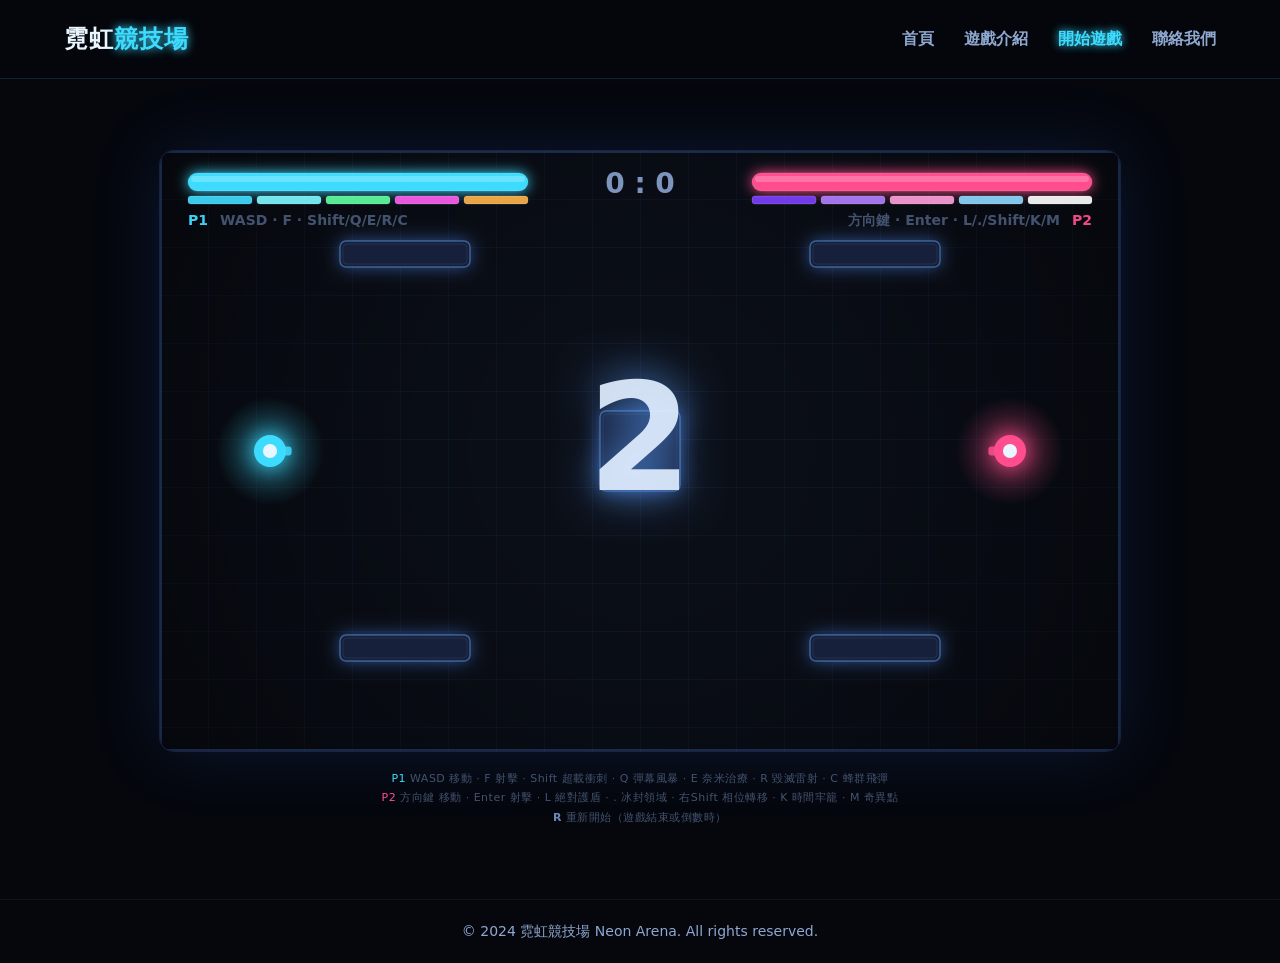
<file: game.html>
<!DOCTYPE html>
<html lang="zh-Hant">
<head>
    <meta charset="UTF-8">
    <meta name="viewport" content="width=device-width, initial-scale=1.0">
    <title>霓虹競技場 Neon Arena | 開始遊戲</title>
    <link rel="stylesheet" href="style.css">
    <!-- 將遊戲專用的 CSS 直接寫在這裡，避免影響其他頁面 -->
    <style>
        #gamePage {
            background: #05070d;
            min-height: calc(100vh - 80px);
            display: flex;
            flex-direction: column;
            align-items: center;
            justify-content: center;
            padding: 20px;
        }
        #gameWrap { display:flex; flex-direction:column; align-items:center; gap:8px; width: 100%; }
        canvas#game {
            display:block;
            max-width:100%;
            max-height:calc(100vh - 160px);
            border-radius:14px;
            box-shadow: 0 0 70px rgba(60,120,255,.15), 0 0 0 1px rgba(90,140,255,.18);
            background:#0a0e17;
        }
        #hint {
            color:#43536f; font-size:11px; letter-spacing:0.5px; user-select:none;
            text-align:center; line-height:1.8; margin-top: 10px;
        }
        #hint b { color:#6d8ab8; font-weight:600; }
        #hint .p1 { color:#3ddcff; }
        #hint .p2 { color:#ff4d8d; }
    </style>
</head>
<body>
    <nav class="navbar">
        <div class="logo">霓虹<span>競技場</span></div>
        <ul class="nav-links">
            <li><a href="index.html">首頁</a></li>
            <li><a href="products.html">遊戲介紹</a></li>
            <li><a href="game.html" class="active">開始遊戲</a></li>
            <li><a href="contact.html">聯絡我們</a></li>
        </ul>
    </nav>

    <main id="gamePage">
        <div id="gameWrap">
            <canvas id="game"></canvas>
            <div id="hint">
                <span class="p1">P1</span> WASD 移動 · F 射擊 · Shift 超載衝刺 · Q 彈幕風暴 · E 奈米治療 · R 毀滅雷射 · C 蜂群飛彈<br>
                <span class="p2">P2</span> 方向鍵 移動 · Enter 射擊 · L 絕對護盾 · . 冰封領域 · 右Shift 相位轉移 · K 時間牢籠 · M 奇異點<br>
                <b>R</b> 重新開始（遊戲結束或倒數時）
            </div>
        </div>
    </main>

    <footer>
        <p>&copy; 2024 霓虹競技場 Neon Arena. All rights reserved.</p>
    </footer>

    <!-- 引入外部 JS 作為網站互動，並將遊戲邏輯直接寫在此處以確保可玩性 -->
    <script src="script.js"></script>
    <script>
    // ================= 遊戲主程式 (整合自您提供的原始碼) =================
    (function(){
    'use strict';

    // 基礎設定
    const canvas = document.getElementById('game');
    if(!canvas) return; // 如果不在遊戲頁面則不執行
    const ctx = canvas.getContext('2d');
    const W = 960, H = 600;
    canvas.width = W;
    canvas.height = H;

    // 音效
    let actx = null;
    function initAudio(){
      if (actx) return;
      try { actx = new (window.AudioContext || window.webkitAudioContext)(); } catch(e){}
    }
    function sfx(freq, dur, type, vol){
      if (!actx) return;
      try {
        const t = actx.currentTime;
        const o = actx.createOscillator();
        const g = actx.createGain();
        o.type = type || 'square';
        o.frequency.setValueAtTime(freq, t);
        o.frequency.exponentialRampToValueAtTime(Math.max(30, freq * 0.45), t + dur);
        g.gain.setValueAtTime(vol || 0.04, t);
        g.gain.exponentialRampToValueAtTime(0.0001, t + dur);
        o.connect(g); g.connect(actx.destination);
        o.start(t); o.stop(t + dur + 0.02);
      } catch(e){}
    }

    // 地圖
    const obstacles = [
      {x:440, y:260, w:80,  h:80},
      {x:180, y:90,  w:130, h:26},
      {x:650, y:90,  w:130, h:26},
      {x:180, y:484, w:130, h:26},
      {x:650, y:484, w:130, h:26}
    ];

    // 技能定義
    const SKILLS = {
      overdrive: { key:'ShiftLeft',  alt:'KeyZ',   cd:6.0,  name:'超載衝刺', color:'#3ddcff' },
      barrage:   { key:'KeyQ',       alt:'KeyX',   cd:12.0, name:'彈幕風暴', color:'#7df9ff' },
      nanoheal:  { key:'KeyE',       alt:'KeyV',   cd:16.0, name:'奈米治療', color:'#5dff9e' },
      deathlaser:{ key:'KeyR',       alt:'KeyT',   cd:14.0, name:'毀滅雷射', color:'#ff5df0' },
      swarm:     { key:'KeyC',       alt:'KeyB',   cd:15.0, name:'蜂群飛彈', color:'#ffb347' },
      fortress:  { key:'KeyL',       alt:'Semicolon', cd:14.0, name:'絕對護盾', color:'#ffffff' },
      frostfield:{ key:'Period',     alt:'Comma',  cd:12.0, name:'冰封領域', color:'#8ad8ff' },
      phase:     { key:'ShiftRight', alt:'Numpad0', cd:13.0, name:'相位轉移', color:'#ff9edb' },
      timelock:  { key:'KeyK',       alt:'KeyI',   cd:15.0, name:'時間牢籠', color:'#b07dff' },
      singularity:{ key:'KeyM',      alt:'KeyN',   cd:18.0, name:'奇異點',   color:'#7a3dff' }
    };

    // 玩家
    function mkPlayer(x, y, color, controls, name, skillList){
      const skillState = {};
      for (let i = 0; i < skillList.length; i++){
        const id = skillList[i];
        skillState[id] = {
          cd: 0, maxCd: SKILLS[id].cd, active: 0, activeMax: 0,
          held: false, pending: false, tickTimer: 0, extra: {}
        };
      }
      return {
        x, y, spawnX:x, spawnY:y, r:16, hp:100, maxHp:100,
        color, name, controls, aim:0, cd:0, flash:0, score:0,
        lastMoveX: 0, lastMoveY: 0, slowTimer: 0, timeSlowTimer: 0,
        invulnTimer: 0, phaseTimer: 0, skills: skillState, skillOrder: skillList
      };
    }

    const p1 = mkPlayer(110, 300, '#3ddcff', {
      up:'KeyW', down:'KeyS', left:'KeyA', right:'KeyD', shoot:'KeyF', shootAlt:'Space'
    }, 'P1', ['overdrive', 'barrage', 'nanoheal', 'deathlaser', 'swarm']);

    const p2 = mkPlayer(850, 300, '#ff4d8d', {
      up:'ArrowUp', down:'ArrowDown', left:'ArrowLeft', right:'ArrowRight', shoot:'Enter', shootAlt:'Slash'
    }, 'P2', ['fortress', 'frostfield', 'phase', 'timelock', 'singularity']);

    // 實體
    let bullets = []; let particles = []; let missiles = []; let blackholes = []; let beams = []; let frostZones = [];

    // 狀態
    let state = 'countdown'; let countdown = 3.2; let winner = null; let shake = 0;

    // 輸入
    const pressed = new Set(); const pressedKeys = new Set();
    const PREVENT = new Set(['Space','ArrowUp','ArrowDown','ArrowLeft','ArrowRight','Enter','KeyF','ShiftLeft','ShiftRight','Slash','KeyQ','KeyZ','KeyE','KeyX','KeyV','KeyT','KeyC','KeyB','Period','Comma','Numpad0','KeyL','Semicolon','KeyK','KeyI','KeyM','KeyN']);

    window.addEventListener('keydown', e => {
      initAudio();
      if (PREVENT.has(e.code)) e.preventDefault();
      if (e.key === 'Enter' || e.key === ' ') e.preventDefault();
      pressed.add(e.code);
      if (e.key) pressedKeys.add(e.key);
      if (e.code === 'KeyR' && state !== 'playing') resetRound(true);
    }, { passive: false });
    window.addEventListener('keyup', e => { pressed.delete(e.code); if (e.key) pressedKeys.delete(e.key); });
    window.addEventListener('blur', () => { pressed.clear(); pressedKeys.clear(); });

    function isDown(code, alt){
      if (pressed.has(code)) return true;
      if (alt && pressed.has(alt)) return true;
      if (pressedKeys.has(code)) return true;
      if (alt && pressedKeys.has(alt)) return true;
      return false;
    }

    // 回合控制
    function resetRound(keepScore){
      resetPlayer(p1); resetPlayer(p2);
      if (!keepScore){ p1.score = 0; p2.score = 0; }
      bullets = []; particles = []; missiles = []; blackholes = []; beams = []; frostZones = [];
      state = 'countdown'; countdown = 3.2; winner = null; shake = 0;
      pressed.clear(); pressedKeys.clear();
    }

    function resetPlayer(p){
      p.x = p.spawnX; p.y = p.spawnY; p.hp = p.maxHp; p.cd = 0; p.flash = 0;
      p.lastMoveX = 0; p.lastMoveY = 0; p.slowTimer = 0; p.timeSlowTimer = 0;
      p.invulnTimer = 0; p.phaseTimer = 0;
      for (const id in p.skills){
        const s = p.skills[id];
        s.cd = 0; s.active = 0; s.activeMax = 0; s.held = false;
        s.pending = false; s.tickTimer = 0; s.extra = {};
      }
    }

    // 幾何工具
    function pushOut(p, o){
      const cx = Math.max(o.x, Math.min(p.x, o.x + o.w));
      const cy = Math.max(o.y, Math.min(p.y, o.y + o.h));
      const dx = p.x - cx, dy = p.y - cy;
      const d2 = dx*dx + dy*dy;
      if (d2 > p.r * p.r) return;
      const d = Math.sqrt(d2);
      if (d < 0.0001){
        const L = p.x - o.x, R = o.x + o.w - p.x, T = p.y - o.y, B = o.y + o.h - p.y;
        const m = Math.min(L, R, T, B);
        if (m === L) p.x = o.x - p.r; else if (m === R) p.x = o.x + o.w + p.r;
        else if (m === T) p.y = o.y - p.r; else p.y = o.y + o.h + p.r;
        return;
      }
      const ov = p.r - d;
      p.x += (dx / d) * ov; p.y += (dy / d) * ov;
    }
    function hitsRect(b, o){
      const cx = Math.max(o.x, Math.min(b.x, o.x + o.w));
      const cy = Math.max(o.y, Math.min(b.y, o.y + o.h));
      return Math.hypot(b.x - cx, b.y - cy) < b.r;
    }
    function pointBlocked(x, y, r){
      for (let k = 0; k < obstacles.length; k++){
        const o = obstacles[k];
        const cx = Math.max(o.x, Math.min(x, o.x + o.w));
        const cy = Math.max(o.y, Math.min(y, o.y + o.h));
        if (Math.hypot(x - cx, y - cy) < r) return true;
      }
      return false;
    }
    function hexA(hex, a){
      let h = hex.replace('#', '');
      if (h.length === 3) h = h[0]+h[0]+h[1]+h[1]+h[2]+h[2];
      const n = parseInt(h, 16);
      return 'rgba(' + ((n>>16)&255) + ',' + ((n>>8)&255) + ',' + (n&255) + ',' + a + ')';
    }
    function rr(c, x, y, w, h, r){
      r = Math.max(0, Math.min(r, Math.abs(w)/2, Math.abs(h)/2));
      c.beginPath(); c.moveTo(x + r, y);
      c.arcTo(x + w, y, x + w, y + h, r); c.arcTo(x + w, y + h, x, y + h, r);
      c.arcTo(x, y + h, x, y, r); c.arcTo(x, y, x + w, y, r); c.closePath();
    }

    // 粒子
    function burst(x, y, color, n, spd){
      for (let i = 0; i < n; i++){
        const a = Math.random() * Math.PI * 2; const s = Math.random() * spd;
        const life = 0.22 + Math.random() * 0.45;
        particles.push({ x:x, y:y, vx: Math.cos(a)*s, vy: Math.sin(a)*s, r: 1 + Math.random()*2.6, life:life, maxLife:life, color:color });
      }
    }
    function updateParticles(dt){
      for (let i = particles.length - 1; i >= 0; i--){
        const q = particles[i]; q.x += q.vx * dt; q.y += q.vy * dt;
        const damp = Math.pow(0.06, dt); q.vx *= damp; q.vy *= damp;
        q.life -= dt; if (q.life <= 0) particles.splice(i, 1);
      }
    }

    // 射擊
    function fireBullet(p, angle, opts){
      opts = opts || {}; const spd = opts.spd || 700;
      let safeDist = p.r + 6; const maxDist = p.r + 18;
      for (let d = p.r + 6; d <= maxDist; d += 2){
        const tx = p.x + Math.cos(angle) * d; const ty = p.y + Math.sin(angle) * d;
        if (!pointBlocked(tx, ty, 6)) safeDist = d;
      }
      const bx = p.x + Math.cos(angle) * safeDist; const by = p.y + Math.sin(angle) * safeDist;
      if (pointBlocked(bx, by, 6)) return;
      bullets.push({ x: bx, y: by, vx: Math.cos(angle) * spd, vy: Math.sin(angle) * spd, r: opts.r || 5, owner: p, life: 2.5, frost: !!opts.frost, color: opts.color || p.color });
    }
    function fire(p){
      const s = p.skills;
      if (s.barrage && s.barrage.active > 0){
        const a = p.aim + (Math.random() - 0.5) * 0.12;
        fireBullet(p, a, { r: 4, color: '#7df9ff' }); p.flash = Math.max(p.flash, 0.05); return;
      }
      const a = p.aim + (Math.random() - 0.5) * 0.07; fireBullet(p, a); p.flash = 0.07;
      for (let i = 0; i < 4; i++){
        const pa = a + (Math.random() - 0.5) * 1.3; const ps = 60 + Math.random() * 150; const life = 0.16 + Math.random() * 0.12;
        particles.push({ x: p.x + Math.cos(a)*20, y: p.y + Math.sin(a)*20, vx: Math.cos(pa)*ps, vy: Math.sin(pa)*ps, r: 1 + Math.random()*1.6, life: life, maxLife: life, color: p.color });
      }
      sfx(620 + Math.random()*90, 0.055, 'square', 0.022);
    }

    // 傷害
    function damage(target, amt, b, opts){
      opts = opts || {}; if (state === 'over') return; if (target.hp <= 0) return;
      if (target.invulnTimer > 0 || target.phaseTimer > 0){
        const px = b ? b.x : target.x; const py = b ? b.y : target.y;
        burst(px, py, '#ffffff', 8, 140); target.flash = Math.max(target.flash, 0.1); sfx(320, 0.08, 'sine', 0.03); return;
      }
      if (target.skills.fortress && target.skills.fortress.active > 0){
        const px = b ? b.x : target.x; const py = b ? b.y : target.y; const ang = Math.atan2(py - target.y, px - target.x);
        burst(px, py, '#ffffff', 12, 200);
        for (let i = 0; i < 12; i++){
          const a2 = ang + (Math.random() - 0.5) * 1.2; const s = 100 + Math.random() * 160; const life = 0.3 + Math.random() * 0.2;
          particles.push({ x: target.x + Math.cos(ang) * (target.r + 8), y: target.y + Math.sin(ang) * (target.r + 8), vx: Math.cos(a2) * s, vy: Math.sin(a2) * s, r: 1.5 + Math.random() * 3, life: life, maxLife: life, color: '#ffffff' });
        }
        target.flash = Math.max(target.flash, 0.15); sfx(360, 0.12, 'sine', 0.04); return;
      }
      target.hp -= amt; target.flash = 0.25; shake = Math.min(11, shake + 6);
      if (b) burst(b.x, b.y, b.color || target.color, 10, 200); else burst(target.x, target.y, opts.color || target.color, 14, 220);
      sfx(180, 0.16, 'sawtooth', 0.05);
      if (target.hp <= 0){
        target.hp = 0; state = 'over'; winner = (target === p1) ? p2 : p1; winner.score++;
        burst(target.x, target.y, target.color, 46, 340); burst(target.x, target.y, '#ffffff', 18, 220);
        shake = 16; sfx(110, 0.7, 'sawtooth', 0.08); sfx(70, 0.9, 'triangle', 0.07);
      }
    }

    // 技能使用
    function tryUseSkill(p, id){
      const s = p.skills[id]; if (!s || s.cd > 0 || s.active > 0) return;
      const def = SKILLS[id]; const foe = (p === p1) ? p2 : p1;
      if (id === 'overdrive'){ s.active = 0.8; s.activeMax = 0.8; p.invulnTimer = Math.max(p.invulnTimer, 0.8); s.cd = s.maxCd; burst(p.x, p.y, def.color, 24, 300); sfx(900, 0.15, 'sawtooth', 0.05); }
      else if (id === 'barrage'){ s.active = 2.0; s.activeMax = 2.0; s.tickTimer = 0; s.cd = s.maxCd; burst(p.x, p.y, def.color, 16, 200); sfx(720, 0.15, 'square', 0.04); }
      else if (id === 'nanoheal'){ s.active = 4.0; s.activeMax = 4.0; s.tickTimer = 0; s.cd = s.maxCd; burst(p.x, p.y, def.color, 16, 160); sfx(520, 0.25, 'sine', 0.05); }
      else if (id === 'deathlaser'){ s.active = 2.0; s.activeMax = 2.0; s.tickTimer = 0; s.cd = s.maxCd; beams.push({ owner: p, angle: p.aim, x: p.x, y: p.y, life: 2.0, maxLife: 2.0, width: 0, maxWidth: 26, hitTimer: 0, color: def.color }); shake = Math.min(10, shake + 6); sfx(1200, 0.3, 'sawtooth', 0.05); }
      else if (id === 'swarm'){ s.active = 1.5; s.activeMax = 1.5; s.tickTimer = 0; s.extra.wavesLeft = 3; s.extra.waveTimer = 0; s.cd = s.maxCd; burst(p.x, p.y, def.color, 16, 220); sfx(420, 0.2, 'sawtooth', 0.04); }
      else if (id === 'fortress'){ s.active = 2.5; s.activeMax = 2.5; s.cd = s.maxCd; burst(p.x, p.y, '#ffffff', 20, 180); sfx(500, 0.3, 'triangle', 0.05); }
      else if (id === 'frostfield'){ s.active = 3.0; s.activeMax = 3.0; s.cd = s.maxCd; frostZones.push({ x: foe.x, y: foe.y, r: 90, life: 3.0, maxLife: 3.0, owner: p, color: def.color }); burst(foe.x, foe.y, def.color, 20, 200); sfx(560, 0.2, 'sine', 0.04); }
      else if (id === 'phase'){ s.active = 1.5; s.activeMax = 1.5; p.phaseTimer = 1.5; p.invulnTimer = 1.5; s.cd = s.maxCd; burst(p.x, p.y, def.color, 20, 240); sfx(960, 0.2, 'sine', 0.05); }
      else if (id === 'timelock'){ s.active = 2.5; s.activeMax = 2.5; foe.timeSlowTimer = Math.max(foe.timeSlowTimer, 2.5); s.cd = s.maxCd; burst(foe.x, foe.y, def.color, 24, 200); sfx(260, 0.4, 'sine', 0.05); }
      else if (id === 'singularity'){ s.active = 4.0; s.activeMax = 4.0; s.cd = s.maxCd; blackholes.push({ x: foe.x, y: foe.y, life: 4.0, maxLife: 4.0, r: 10, maxR: 80, owner: p, color: def.color, tickTimer: 0 }); burst(foe.x, foe.y, def.color, 24, 220); sfx(140, 0.6, 'sawtooth', 0.05); }
    }

    // 更新：持續型技能
    function updateBeams(dt){
      for (let i = beams.length - 1; i >= 0; i--){
        const bm = beams[i]; bm.life -= dt; bm.hitTimer -= dt;
        const prog = 1 - bm.life / bm.maxLife; bm.width = bm.maxWidth * Math.min(1, prog * 2.5);
        bm.x = bm.owner.x; bm.y = bm.owner.y; bm.angle = bm.owner.aim;
        if (bm.hitTimer <= 0){
          bm.hitTimer = 0.15; const foe = (bm.owner === p1) ? p2 : p1;
          if (foe.hp > 0){
            const dx = foe.x - bm.x, dy = foe.y - bm.y; const dist = Math.hypot(dx, dy);
            const dot = dx * Math.cos(bm.angle) + dy * Math.sin(bm.angle);
            if (dot > 0 && dist > 0){
              const perp = Math.abs(-dx * Math.sin(bm.angle) + dy * Math.cos(bm.angle));
              if (perp < foe.r + bm.width * 0.5) damage(foe, 6, null, { color: bm.color });
            }
          }
        }
        if (bm.life <= 0) beams.splice(i, 1);
      }
    }
    function updateMissiles(dt){
      for (let i = missiles.length - 1; i >= 0; i--){
        const m = missiles[i]; m.life -= dt;
        if (m.target && m.target.hp > 0){
          const desired = Math.atan2(m.target.y - m.y, m.target.x - m.x);
          let diff = desired - m.angle;
          while (diff > Math.PI) diff -= Math.PI * 2; while (diff < -Math.PI) diff += Math.PI * 2;
          m.angle += Math.sign(diff) * Math.min(Math.abs(diff), 5.0 * dt);
        }
        const spd = 360; m.vx = Math.cos(m.angle) * spd; m.vy = Math.sin(m.angle) * spd;
        m.x += m.vx * dt; m.y += m.vy * dt;
        if (Math.random() < 0.7){
          particles.push({ x: m.x, y: m.y, vx: (Math.random() - 0.5) * 40, vy: (Math.random() - 0.5) * 40, r: 1 + Math.random() * 2, life: 0.2, maxLife: 0.2, color: m.color });
        }
        let dead = false;
        if (m.life <= 0 || m.x < -20 || m.x > W + 20 || m.y < -20 || m.y > H + 20) dead = true;
        if (!dead){
          for (let k = 0; k < obstacles.length; k++){
            if (hitsRect(m, obstacles[k])){ burst(m.x, m.y, m.color, 8, 160); dead = true; break; }
          }
        }
        if (!dead){
          const foe = m.target;
          if (foe && foe.hp > 0 && Math.hypot(m.x - foe.x, m.y - foe.y) < foe.r + m.r){
            damage(foe, 8, { x: m.x, y: m.y, color: m.color }); burst(m.x, m.y, m.color, 12, 200); dead = true;
          }
        }
        if (dead) missiles.splice(i, 1);
      }
    }
    function updateBlackholes(dt){
      for (let i = blackholes.length - 1; i >= 0; i--){
        const bh = blackholes[i]; bh.life -= dt; bh.tickTimer += dt;
        if (Math.random() < 0.9){
          const ang = Math.random() * Math.PI * 2; const dist = 40 + Math.random() * 50;
          particles.push({ x: bh.x + Math.cos(ang) * dist, y: bh.y + Math.sin(ang) * dist, vx: -Math.cos(ang) * 180, vy: -Math.sin(ang) * 180, r: 1 + Math.random() * 2, life: 0.3, maxLife: 0.3, color: bh.color });
        }
        const foe = (bh.owner === p1) ? p2 : p1;
        if (foe.hp > 0 && bh.life > 0){
          const dx = bh.x - foe.x, dy = bh.y - foe.y; const d = Math.hypot(dx, dy);
          if (d > 4 && d < 240){
            const oldX = foe.x, oldY = foe.y; const pull = 300 * dt;
            foe.x += (dx / d) * pull; foe.y += (dy / d) * pull;
            foe.x = Math.max(foe.r, Math.min(W - foe.r, foe.x)); foe.y = Math.max(foe.r, Math.min(H - foe.r, foe.y));
            for (let k = 0; k < obstacles.length; k++) pushOut(foe, obstacles[k]);
            if (pointBlocked(foe.x, foe.y, foe.r - 1)){ foe.x = oldX; foe.y = oldY; }
          }
        }
        if (bh.tickTimer >= 0.5 && bh.life > 0){
          bh.tickTimer -= 0.5;
          if (foe.hp > 0 && Math.hypot(bh.x - foe.x, bh.y - foe.y) < 80) damage(foe, 6, null, { color: bh.color });
        }
        if (bh.life <= 0) blackholes.splice(i, 1);
      }
    }
    function updateFrostZones(dt){
      for (let i = frostZones.length - 1; i >= 0; i--){
        const fz = frostZones[i]; fz.life -= dt;
        const foe = (fz.owner === p1) ? p2 : p1;
        if (foe.hp > 0 && Math.hypot(fz.x - foe.x, fz.y - foe.y) < fz.r) foe.slowTimer = Math.max(foe.slowTimer, 0.2);
        if (Math.random() < 0.5){
          const ang = Math.random() * Math.PI * 2; const dist = Math.random() * fz.r;
          particles.push({ x: fz.x + Math.cos(ang) * dist, y: fz.y + Math.sin(ang) * dist, vx: (Math.random() - 0.5) * 40, vy: (Math.random() - 0.5) * 40, r: 1 + Math.random() * 1.5, life: 0.4, maxLife: 0.4, color: fz.color });
        }
        if (fz.life <= 0) frostZones.splice(i, 1);
      }
    }

    // 更新：玩家
    function updatePlayer(p, foe, dt){
      for (let i = 0; i < p.skillOrder.length; i++){
        const id = p.skillOrder[i]; const s = p.skills[id]; const def = SKILLS[id];
        const down = isDown(def.key, def.alt);
        if (down && !s.held) tryUseSkill(p, id); s.held = down;
      }
      for (const id in p.skills){
        const s = p.skills[id];
        if (s.active > 0) s.active = Math.max(0, s.active - dt);
        if (s.cd > 0) s.cd = Math.max(0, s.cd - dt);
      }
      if (p.skills.barrage && p.skills.barrage.active > 0){
        p.skills.barrage.tickTimer += dt;
        while (p.skills.barrage.tickTimer >= 0.12){ p.skills.barrage.tickTimer -= 0.12; fire(p); }
      }
      if (p.skills.nanoheal && p.skills.nanoheal.active > 0){
        p.skills.nanoheal.tickTimer += dt;
        while (p.skills.nanoheal.tickTimer >= 0.5){
          p.skills.nanoheal.tickTimer -= 0.5;
          if (p.hp < p.maxHp){ p.hp = Math.min(p.maxHp, p.hp + 4); burst(p.x, p.y, '#5dff9e', 6, 100); }
        }
      }
      if (p.skills.swarm && p.skills.swarm.active > 0){
        const sw = p.skills.swarm; sw.extra.waveTimer = (sw.extra.waveTimer || 0) + dt;
        if (sw.extra.waveTimer >= 0.5 && sw.extra.wavesLeft > 0){
          sw.extra.waveTimer = 0; sw.extra.wavesLeft--;
          for (let j = 0; j < 2; j++){
            const off = (j - 0.5) * 0.5 + (Math.random() - 0.5) * 0.2;
            missiles.push({ x: p.x + Math.cos(p.aim + off) * 24, y: p.y + Math.sin(p.aim + off) * 24, vx: Math.cos(p.aim + off) * 300, vy: Math.sin(p.aim + off) * 300, angle: p.aim + off, life: 3.0, r: 5, owner: p, target: foe, color: '#ffb347' });
          }
          sfx(460, 0.1, 'square', 0.03);
        }
      }
      if (p.slowTimer > 0) p.slowTimer = Math.max(0, p.slowTimer - dt);
      if (p.timeSlowTimer > 0) p.timeSlowTimer = Math.max(0, p.timeSlowTimer - dt);
      if (p.invulnTimer > 0) p.invulnTimer = Math.max(0, p.invulnTimer - dt);
      if (p.phaseTimer > 0) p.phaseTimer = Math.max(0, p.phaseTimer - dt);
      
      let speedMul = 1; if (p.slowTimer > 0) speedMul *= 0.4; if (p.timeSlowTimer > 0) speedMul *= 0.3;
      const c = p.controls; let dx = 0, dy = 0;
      if (isDown(c.up)) dy -= 1; if (isDown(c.down)) dy += 1;
      if (isDown(c.left)) dx -= 1; if (isDown(c.right)) dx += 1;
      const len = Math.hypot(dx, dy);
      if (len > 0){ dx /= len; dy /= len; p.lastMoveX = dx; p.lastMoveY = dy; }
      
      let spd = 255 * speedMul;
      if (p.skills.overdrive && p.skills.overdrive.active > 0) spd = 765 * speedMul;
      p.x += dx * spd * dt; p.y += dy * spd * dt;
      p.x = Math.max(p.r, Math.min(W - p.r, p.x)); p.y = Math.max(p.r, Math.min(H - p.r, p.y));
      
      if (p.phaseTimer <= 0){ for (let i = 0; i < obstacles.length; i++) pushOut(p, obstacles[i]); }
      p.aim = Math.atan2(foe.y - p.y, foe.x - p.x);
      p.cd -= dt;
      if (isDown(c.shoot, c.shootAlt) && p.cd <= 0){
        fire(p); p.cd = (p.skills.barrage && p.skills.barrage.active > 0) ? 0.12 : 0.34;
      }
    }

    function updateBullets(dt){
      const toRemove = [];
      for (let i = 0; i < bullets.length; i++){
        const b = bullets[i]; b.x += b.vx * dt; b.y += b.vy * dt; b.life -= dt;
        let dead = false;
        if (b.life <= 0 || b.x < b.r || b.x > W - b.r || b.y < b.r || b.y > H - b.r) dead = true;
        if (!dead){
          for (let k = 0; k < obstacles.length; k++){
            if (hitsRect(b, obstacles[k])){ burst(b.x, b.y, b.color || b.owner.color, 6, 130); dead = true; break; }
          }
        }
        if (!dead){
          const target = (b.owner === p1) ? p2 : p1;
          if (target.hp > 0 && Math.hypot(b.x - target.x, b.y - target.y) < target.r + b.r){
            damage(target, 12, b); dead = true;
          }
        }
        if (dead) toRemove.push(i);
      }
      for (let i = toRemove.length - 1; i >= 0; i--) bullets.splice(toRemove[i], 1);
    }

    function update(dt){
      if (shake > 0) shake = Math.max(0, shake - dt * 55);
      if (state === 'countdown'){
        countdown -= dt;
        p1.aim = Math.atan2(p2.y - p1.y, p2.x - p1.x); p2.aim = Math.atan2(p1.y - p2.y, p1.x - p2.x);
        if (countdown <= 0){ state = 'playing'; sfx(900, 0.14, 'square', 0.05); }
      } else if (state === 'playing'){
        if (p1.hp > 0 && p2.hp > 0){ updatePlayer(p1, p2, dt); updatePlayer(p2, p1, dt); }
        updateBullets(dt); updateBeams(dt); updateMissiles(dt); updateBlackholes(dt); updateFrostZones(dt);
      }
      updateParticles(dt);
      p1.flash = Math.max(0, p1.flash - dt); p2.flash = Math.max(0, p2.flash - dt);
    }

    // 繪製
    let vignette = null; let vignetteW = 0, vignetteH = 0;
    function drawBackground(){
      ctx.fillStyle = '#0a0e17'; ctx.fillRect(-20, -20, W + 40, H + 40);
      ctx.strokeStyle = 'rgba(70,130,220,0.07)'; ctx.lineWidth = 1; ctx.beginPath();
      for (let x = 0; x <= W; x += 48){ ctx.moveTo(x + 0.5, 0); ctx.lineTo(x + 0.5, H); }
      for (let y = 0; y <= H; y += 48){ ctx.moveTo(0, y + 0.5); ctx.lineTo(W, y + 0.5); }
      ctx.stroke();
      if (!vignette || vignetteW !== W || vignetteH !== H){
        vignette = ctx.createRadialGradient(W/2, H/2, 140, W/2, H/2, Math.max(W,H) * 0.72);
        vignette.addColorStop(0, 'rgba(0,0,0,0)'); vignette.addColorStop(1, 'rgba(0,0,0,0.62)');
        vignetteW = W; vignetteH = H;
      }
      ctx.fillStyle = vignette; ctx.fillRect(0, 0, W, H);
      const ts = Math.max(p1.timeSlowTimer, p2.timeSlowTimer);
      if (ts > 0){ ctx.fillStyle = 'rgba(176,125,255,' + (Math.min(1, ts / 2.5) * 0.12) + ')'; ctx.fillRect(0, 0, W, H); }
      ctx.strokeStyle = 'rgba(90,150,255,0.22)'; ctx.lineWidth = 2; ctx.strokeRect(1, 1, W - 2, H - 2);
    }
    function drawObstacles(){
      for (let i = 0; i < obstacles.length; i++){
        const o = obstacles[i];
        ctx.save(); ctx.shadowColor = 'rgba(80,140,255,0.55)'; ctx.shadowBlur = 18;
        ctx.fillStyle = '#16203a'; rr(ctx, o.x, o.y, o.w, o.h, 6); ctx.fill(); ctx.restore();
        ctx.strokeStyle = 'rgba(110,170,255,0.45)'; ctx.lineWidth = 1.5; rr(ctx, o.x, o.y, o.w, o.h, 6); ctx.stroke();
        ctx.strokeStyle = 'rgba(150,205,255,0.10)'; ctx.lineWidth = 1; rr(ctx, o.x + 3, o.y + 3, o.w - 6, o.h - 6, 4); ctx.stroke();
      }
    }
    function drawPlayer(p){
      if (p.skills.fortress && p.skills.fortress.active > 0){
        const a = Math.min(1, p.skills.fortress.active * 2);
        ctx.save(); ctx.strokeStyle = 'rgba(255,255,255,' + (0.6 * a) + ')'; ctx.lineWidth = 4;
        ctx.shadowColor = '#ffffff'; ctx.shadowBlur = 28; ctx.beginPath(); ctx.arc(p.x, p.y, p.r + 15, 0, Math.PI * 2); ctx.stroke(); ctx.restore();
      }
      if (p.phaseTimer > 0){
        ctx.save(); ctx.globalAlpha = 0.5; ctx.strokeStyle = 'rgba(255,158,219,0.8)'; ctx.lineWidth = 2;
        ctx.setLineDash([6, 6]); ctx.beginPath(); ctx.arc(p.x, p.y, p.r + 10, 0, Math.PI * 2); ctx.stroke(); ctx.setLineDash([]); ctx.restore();
      }
      if (p.skills.overdrive && p.skills.overdrive.active > 0){
        let mx = p.lastMoveX, my = p.lastMoveY;
        if (mx === 0 && my === 0){ mx = Math.cos(p.aim); my = Math.sin(p.aim); }
        for (let k = 1; k <= 3; k++){
          ctx.save(); ctx.globalAlpha = 0.35 / k; ctx.fillStyle = p.color;
          ctx.beginPath(); ctx.arc(p.x - mx * 16 * k, p.y - my * 16 * k, p.r * (1 - k * 0.15), 0, Math.PI * 2); ctx.fill(); ctx.restore();
        }
      }
      if (p.slowTimer > 0){
        ctx.save(); ctx.strokeStyle = 'rgba(138,216,255,0.7)'; ctx.lineWidth = 2;
        ctx.beginPath(); ctx.arc(p.x, p.y, p.r + 5, 0, Math.PI * 2); ctx.stroke(); ctx.restore();
      }
      if (p.timeSlowTimer > 0){
        ctx.save(); ctx.strokeStyle = 'rgba(176,125,255,0.8)'; ctx.lineWidth = 2;
        ctx.setLineDash([4, 4]); ctx.beginPath(); ctx.arc(p.x, p.y, p.r + 9, 0, Math.PI * 2); ctx.stroke(); ctx.setLineDash([]); ctx.restore();
      }
      const gg = ctx.createRadialGradient(p.x, p.y, 0, p.x, p.y, p.r * 3.4);
      gg.addColorStop(0, hexA(p.color, 0.42)); gg.addColorStop(1, hexA(p.color, 0));
      ctx.fillStyle = gg; ctx.beginPath(); ctx.arc(p.x, p.y, p.r * 3.4, 0, Math.PI * 2); ctx.fill();
      ctx.save(); ctx.translate(p.x, p.y); ctx.rotate(p.aim); ctx.fillStyle = hexA(p.color, 0.85);
      rr(ctx, p.r * 0.35, -4.5, p.r * 1.0, 9, 3); ctx.fill(); ctx.restore();
      ctx.save(); ctx.shadowColor = p.color; ctx.shadowBlur = 22; ctx.fillStyle = p.color;
      ctx.beginPath(); ctx.arc(p.x, p.y, p.r, 0, Math.PI * 2); ctx.fill(); ctx.restore();
      ctx.fillStyle = '#eaf6ff'; ctx.beginPath(); ctx.arc(p.x, p.y, p.r * 0.44, 0, Math.PI * 2); ctx.fill();
      if (p.flash > 0){
        ctx.strokeStyle = 'rgba(255,255,255,' + Math.min(1, p.flash * 4.5) + ')'; ctx.lineWidth = 3;
        ctx.beginPath(); ctx.arc(p.x, p.y, p.r + 7, 0, Math.PI * 2); ctx.stroke();
      }
    }
    function drawBeams(){
      for (let i = 0; i < beams.length; i++){
        const bm = beams[i]; const len = 1200; const ex = bm.x + Math.cos(bm.angle) * len; const ey = bm.y + Math.sin(bm.angle) * len;
        const alpha = Math.min(1, bm.life / bm.maxLife * 1.5);
        ctx.save(); ctx.lineCap = 'round'; ctx.shadowColor = bm.color; ctx.shadowBlur = 40;
        ctx.strokeStyle = hexA(bm.color, 0.7 * alpha); ctx.lineWidth = bm.width;
        ctx.beginPath(); ctx.moveTo(bm.x, bm.y); ctx.lineTo(ex, ey); ctx.stroke();
        ctx.shadowBlur = 20; ctx.strokeStyle = 'rgba(255,255,255,' + (0.9 * alpha) + ')'; ctx.lineWidth = bm.width * 0.35;
        ctx.beginPath(); ctx.moveTo(bm.x, bm.y); ctx.lineTo(ex, ey); ctx.stroke(); ctx.restore();
      }
    }
    function drawMissiles(){
      for (let i = 0; i < missiles.length; i++){
        const m = missiles[i]; ctx.save(); ctx.translate(m.x, m.y); ctx.rotate(m.angle);
        ctx.shadowColor = m.color; ctx.shadowBlur = 20; ctx.fillStyle = m.color;
        ctx.beginPath(); ctx.moveTo(10, 0); ctx.lineTo(-6, -5); ctx.lineTo(-3, 0); ctx.lineTo(-6, 5); ctx.closePath(); ctx.fill();
        ctx.fillStyle = '#ffffff'; ctx.beginPath(); ctx.arc(0, 0, 2.5, 0, Math.PI * 2); ctx.fill(); ctx.restore();
      }
    }
    function drawBlackholes(){
      for (let i = 0; i < blackholes.length; i++){
        const bh = blackholes[i]; const lifePct = bh.life / bh.maxLife; const radius = bh.maxR * (1 - lifePct * 0.2);
        ctx.save(); const grd = ctx.createRadialGradient(bh.x, bh.y, 0, bh.x, bh.y, radius);
        grd.addColorStop(0, 'rgba(10,0,25,' + (0.95 * lifePct) + ')'); grd.addColorStop(0.4, hexA(bh.color, 0.55 * lifePct)); grd.addColorStop(1, hexA(bh.color, 0));
        ctx.fillStyle = grd; ctx.beginPath(); ctx.arc(bh.x, bh.y, radius, 0, Math.PI * 2); ctx.fill();
        ctx.strokeStyle = hexA(bh.color, 0.8 * lifePct); ctx.lineWidth = 2; ctx.shadowColor = bh.color; ctx.shadowBlur = 25;
        ctx.beginPath(); ctx.arc(bh.x, bh.y, radius * 0.6, 0, Math.PI * 2); ctx.stroke(); ctx.restore();
      }
    }
    function drawFrostZones(){
      for (let i = 0; i < frostZones.length; i++){
        const fz = frostZones[i]; const a = fz.life / fz.maxLife;
        ctx.save(); const grd = ctx.createRadialGradient(fz.x, fz.y, 0, fz.x, fz.y, fz.r);
        grd.addColorStop(0, hexA(fz.color, 0.3 * a)); grd.addColorStop(0.7, hexA(fz.color, 0.15 * a)); grd.addColorStop(1, hexA(fz.color, 0));
        ctx.fillStyle = grd; ctx.beginPath(); ctx.arc(fz.x, fz.y, fz.r, 0, Math.PI * 2); ctx.fill();
        ctx.strokeStyle = hexA(fz.color, 0.6 * a); ctx.lineWidth = 2; ctx.setLineDash([8, 6]);
        ctx.beginPath(); ctx.arc(fz.x, fz.y, fz.r, 0, Math.PI * 2); ctx.stroke(); ctx.setLineDash([]); ctx.restore();
      }
    }
    function drawBullets(){
      ctx.lineCap = 'round';
      for (let i = 0; i < bullets.length; i++){
        const b = bullets[i]; const col = b.color || b.owner.color;
        const tx = b.x - b.vx * 0.024; const ty = b.y - b.vy * 0.024;
        const grd = ctx.createLinearGradient(tx, ty, b.x, b.y); grd.addColorStop(0, hexA(col, 0)); grd.addColorStop(1, hexA(col, 0.85));
        ctx.strokeStyle = grd; ctx.lineWidth = b.r * 1.7; ctx.beginPath(); ctx.moveTo(tx, ty); ctx.lineTo(b.x, b.y); ctx.stroke();
        ctx.save(); ctx.shadowColor = col; ctx.shadowBlur = 14; ctx.fillStyle = '#ffffff';
        ctx.beginPath(); ctx.arc(b.x, b.y, b.r * 0.62, 0, Math.PI * 2); ctx.fill(); ctx.restore();
      }
    }
    function drawParticles(){
      for (let i = 0; i < particles.length; i++){
        const q = particles[i]; const a = Math.max(0, q.life / q.maxLife);
        ctx.globalAlpha = a; ctx.fillStyle = q.color; ctx.beginPath(); ctx.arc(q.x, q.y, Math.max(0.3, q.r * a), 0, Math.PI * 2); ctx.fill();
      }
      ctx.globalAlpha = 1;
    }
    function drawBar(x, y, w, h, p, fromRight){
      ctx.fillStyle = 'rgba(255,255,255,0.07)'; rr(ctx, x, y, w, h, h/2); ctx.fill();
      const pct = Math.max(0, p.hp / p.maxHp); const fw = w * pct;
      if (fw > 2){
        const bx = fromRight ? x + w - fw : x;
        ctx.save(); ctx.shadowColor = p.color; ctx.shadowBlur = 14; ctx.fillStyle = p.color;
        rr(ctx, bx, y, fw, h, Math.min(h/2, fw/2)); ctx.fill(); ctx.restore();
        ctx.fillStyle = 'rgba(255,255,255,0.22)'; rr(ctx, bx + 3, y + 3, Math.max(0, fw - 6), h/2 - 3, Math.min((h/2-3)/2, Math.max(0, fw-6)/2)); ctx.fill();
      }
      ctx.strokeStyle = 'rgba(255,255,255,0.12)'; ctx.lineWidth = 1; rr(ctx, x, y, w, h, h/2); ctx.stroke();
    }
    function drawSkillSlots(x, y, w, p, fromRight){
      const n = p.skillOrder.length; const gap = 5; const slotW = (w - gap * (n - 1)) / n; const slotH = 8;
      for (let i = 0; i < n; i++){
        const id = p.skillOrder[i]; const s = p.skills[id]; const def = SKILLS[id];
        const sx = fromRight ? x + w - slotW - (slotW + gap) * i : x + (slotW + gap) * i;
        ctx.fillStyle = 'rgba(255,255,255,0.08)'; rr(ctx, sx, y, slotW, slotH, 3); ctx.fill();
        let pct = 0;
        if (s.active > 0){
          pct = s.active / s.activeMax; ctx.save(); ctx.shadowColor = def.color; ctx.shadowBlur = 12; ctx.fillStyle = hexA(def.color, 0.9);
          rr(ctx, fromRight ? sx + slotW - slotW * pct : sx, y, slotW * pct, slotH, 3); ctx.fill(); ctx.restore();
        } else {
          pct = 1 - (s.cd / s.maxCd);
          if (pct > 0.01){ ctx.fillStyle = pct >= 1 ? hexA(def.color, 0.9) : hexA(def.color, 0.35); rr(ctx, fromRight ? sx + slotW - slotW * pct : sx, y, slotW * pct, slotH, 3); ctx.fill(); }
        }
        ctx.strokeStyle = (s.active > 0) ? hexA(def.color, 1) : 'rgba(255,255,255,0.15)'; ctx.lineWidth = s.active > 0 ? 2 : 1;
        rr(ctx, sx, y, slotW, slotH, 3); ctx.stroke();
      }
    }
    function drawHUD(){
      const bw = 340, bh = 18, by = 22, m = 28;
      drawBar(m, by, bw, bh, p1, false); drawBar(W - m - bw, by, bw, bh, p2, true);
      drawSkillSlots(m, by + bh + 5, bw, p1, false); drawSkillSlots(W - m - bw, by + bh + 5, bw, p2, true);
      ctx.font = '600 14px system-ui, -apple-system, sans-serif'; ctx.textAlign = 'left'; ctx.textBaseline = 'alphabetic';
      ctx.fillStyle = hexA(p1.color, 0.95); ctx.fillText('P1', m, by + bh + 34);
      ctx.fillStyle = '#43536f'; ctx.fillText('WASD · F · Shift/Q/E/R/C', m + 32, by + bh + 34);
      ctx.textAlign = 'right'; ctx.fillStyle = hexA(p2.color, 0.95); ctx.fillText('P2', W - m, by + bh + 34);
      ctx.fillStyle = '#43536f'; ctx.fillText('方向鍵 · Enter · L/./Shift/K/M', W - m - 32, by + bh + 34);
      ctx.textAlign = 'center'; ctx.font = '700 28px system-ui, -apple-system, sans-serif'; ctx.fillStyle = '#7d95bd';
      ctx.fillText(p1.score + ' : ' + p2.score, W / 2, by + bh + 2);
    }
    function drawOverlay(){
      if (state === 'countdown'){
        const n = Math.ceil(countdown); ctx.save(); ctx.textAlign = 'center'; ctx.textBaseline = 'middle';
        ctx.font = '800 150px system-ui, -apple-system, sans-serif'; ctx.fillStyle = 'rgba(225,238,255,0.92)';
        ctx.shadowColor = 'rgba(90,160,255,0.9)'; ctx.shadowBlur = 45; ctx.fillText(n > 0 ? String(n) : 'GO', W / 2, H / 2); ctx.restore();
      }
      if (state === 'over'){
        ctx.fillStyle = 'rgba(5,8,15,0.74)'; ctx.fillRect(0, 0, W, H);
        ctx.save(); ctx.textAlign = 'center'; ctx.textBaseline = 'middle'; ctx.font = '800 66px system-ui, -apple-system, sans-serif';
        ctx.fillStyle = winner.color; ctx.shadowColor = winner.color; ctx.shadowBlur = 45;
        ctx.fillText(winner.name + ' 勝利', W / 2, H / 2 - 42); ctx.shadowBlur = 0;
        ctx.font = '500 20px system-ui, -apple-system, sans-serif'; ctx.fillStyle = '#8fa8d0';
        ctx.fillText('按 R 再來一場', W / 2, H / 2 + 52); ctx.restore();
      }
    }
    function render(){
      ctx.fillStyle = '#0a0e17'; ctx.fillRect(0, 0, W, H); drawBackground();
      ctx.save(); if (shake > 0) ctx.translate((Math.random() - 0.5) * shake, (Math.random() - 0.5) * shake);
      drawObstacles(); drawFrostZones(); drawParticles(); drawBlackholes(); drawBeams(); drawBullets(); drawMissiles();
      drawPlayer(p2); drawPlayer(p1); ctx.restore(); drawHUD(); drawOverlay();
    }
    
    let lastT = performance.now();
    function loop(now){
      let dt = (now - lastT) / 1000; lastT = now;
      if (dt > 0.05) dt = 0.05; if (dt < 0) dt = 0;
      update(dt); render(); requestAnimationFrame(loop);
    }
    resetRound(false); requestAnimationFrame(loop);
    })();
    </script>
</body>
</html>
</file>
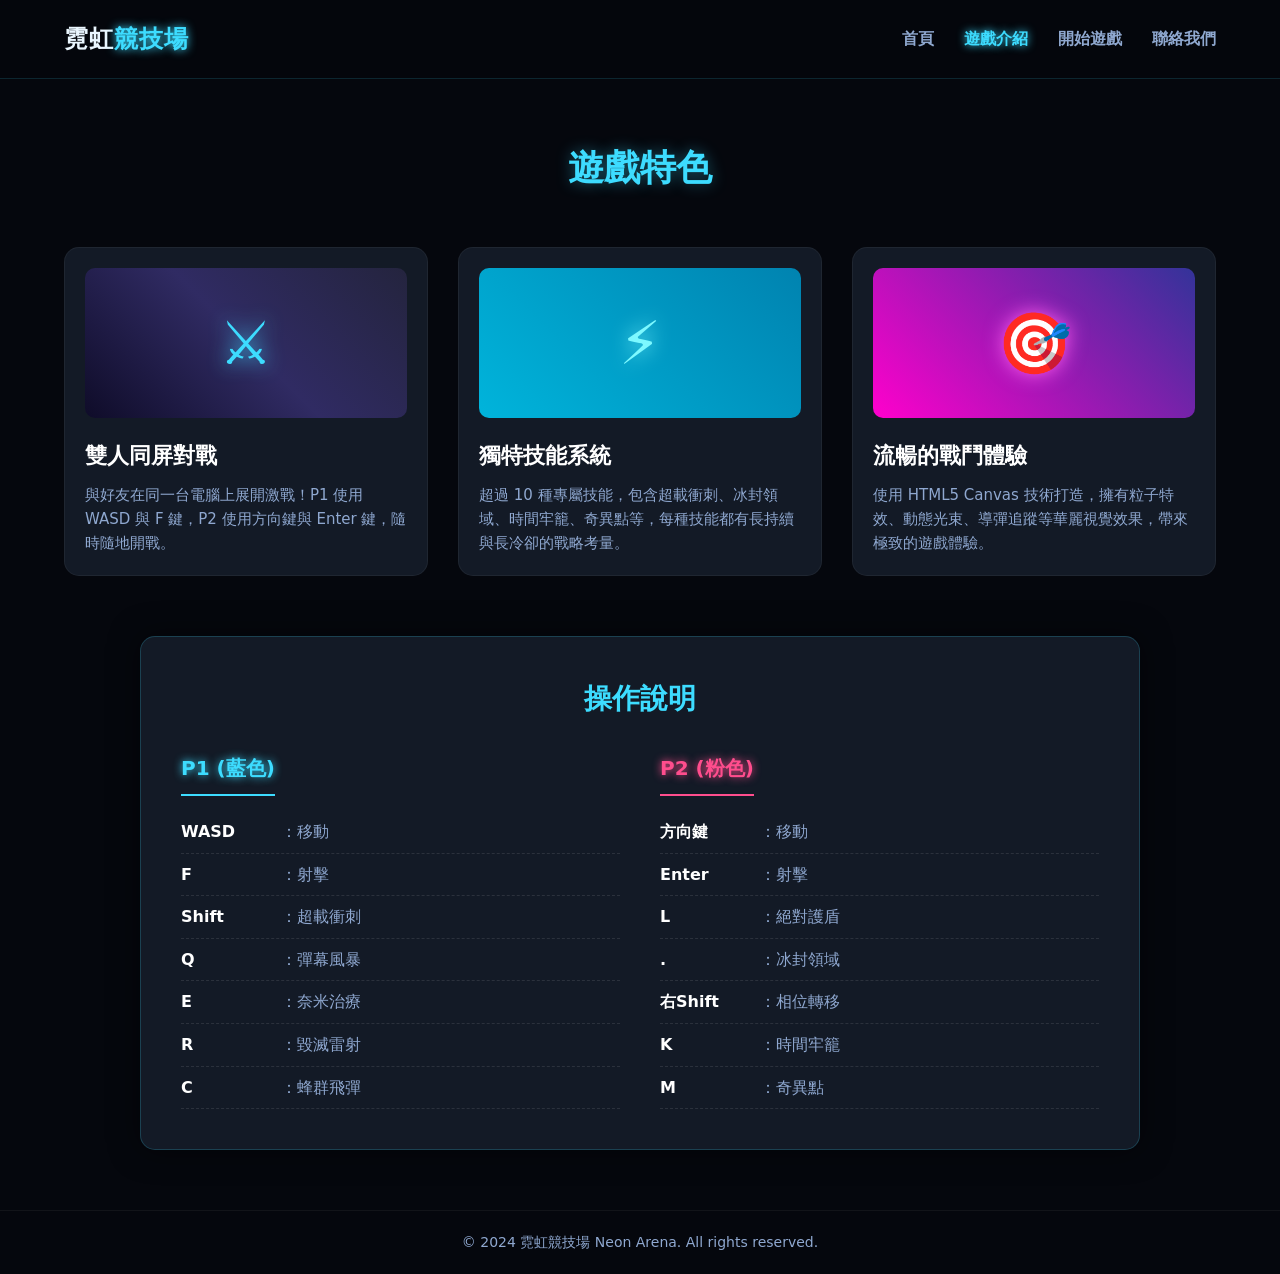
<file: products.html>
<!DOCTYPE html>
<html lang="zh-Hant">
<head>
    <meta charset="UTF-8">
    <meta name="viewport" content="width=device-width, initial-scale=1.0">
    <title>霓虹競技場 Neon Arena | 遊戲介紹</title>
    <link rel="stylesheet" href="style.css">
</head>
<body>
    <nav class="navbar">
        <div class="logo">霓虹<span>競技場</span></div>
        <ul class="nav-links">
            <li><a href="index.html">首頁</a></li>
            <li><a href="products.html" class="active">遊戲介紹</a></li>
            <li><a href="game.html">開始遊戲</a></li>
            <li><a href="contact.html">聯絡我們</a></li>
        </ul>
    </nav>

    <main class="page-content">
        <h1 class="page-title">遊戲特色</h1>
        
        <div class="product-grid">
            <div class="product-card">
                <div class="product-img" style="background: linear-gradient(45deg, #0f0c29, #302b63, #24243e); color: #3ddcff; text-shadow: 0 0 20px #3ddcff;">⚔️</div>
                <h3>雙人同屏對戰</h3>
                <p>與好友在同一台電腦上展開激戰！P1 使用 WASD 與 F 鍵，P2 使用方向鍵與 Enter 鍵，隨時隨地開戰。</p>
            </div>
            <div class="product-card">
                <div class="product-img" style="background: linear-gradient(45deg, #00b4db, #0083b0); color: #7df9ff; text-shadow: 0 0 20px #7df9ff;">⚡</div>
                <h3>獨特技能系統</h3>
                <p>超過 10 種專屬技能，包含超載衝刺、冰封領域、時間牢籠、奇異點等，每種技能都有長持續與長冷卻的戰略考量。</p>
            </div>
            <div class="product-card">
                <div class="product-img" style="background: linear-gradient(45deg, #ff00cc, #333399); color: #ff5df0; text-shadow: 0 0 20px #ff5df0;">🎯</div>
                <h3>流暢的戰鬥體驗</h3>
                <p>使用 HTML5 Canvas 技術打造，擁有粒子特效、動態光束、導彈追蹤等華麗視覺效果，帶來極致的遊戲體驗。</p>
            </div>
        </div>

        <div class="instructions-box">
            <h2>操作說明</h2>
            <div class="instructions-grid">
                <div class="instr-col">
                    <h3 class="p1-color">P1 (藍色)</h3>
                    <ul>
                        <li><strong>WASD</strong>：移動</li>
                        <li><strong>F</strong>：射擊</li>
                        <li><strong>Shift</strong>：超載衝刺</li>
                        <li><strong>Q</strong>：彈幕風暴</li>
                        <li><strong>E</strong>：奈米治療</li>
                        <li><strong>R</strong>：毀滅雷射</li>
                        <li><strong>C</strong>：蜂群飛彈</li>
                    </ul>
                </div>
                <div class="instr-col">
                    <h3 class="p2-color">P2 (粉色)</h3>
                    <ul>
                        <li><strong>方向鍵</strong>：移動</li>
                        <li><strong>Enter</strong>：射擊</li>
                        <li><strong>L</strong>：絕對護盾</li>
                        <li><strong>.</strong>：冰封領域</li>
                        <li><strong>右Shift</strong>：相位轉移</li>
                        <li><strong>K</strong>：時間牢籠</li>
                        <li><strong>M</strong>：奇異點</li>
                    </ul>
                </div>
            </div>
        </div>
    </main>

    <footer>
        <p>&copy; 2024 霓虹競技場 Neon Arena. All rights reserved.</p>
    </footer>

    <script src="script.js"></script>
</body>
</html>
</file>
<file: style.css>
/* 基礎設定 */
* { margin: 0; padding: 0; box-sizing: border-box; }
:root {
    --primary: #3ddcff;
    --secondary: #ff4d8d;
    --dark-bg: #05070d;
    --card-bg: #131a26;
    --text-main: #eaf6ff;
    --text-muted: #8fa8d0;
}
body {
    font-family: 'Segoe UI', system-ui, -apple-system, 'PingFang TC', 'Microsoft JhengHei', sans-serif;
    background-color: var(--dark-bg);
    color: var(--text-main);
    line-height: 1.6;
    overflow-x: hidden;
}

/* 導覽列 */
.navbar {
    display: flex; justify-content: space-between; align-items: center;
    padding: 20px 5%; background: rgba(5, 7, 13, 0.9); backdrop-filter: blur(10px);
    position: sticky; top: 0; z-index: 100; border-bottom: 1px solid rgba(61, 220, 255, 0.15);
}
.logo { font-size: 24px; font-weight: 800; letter-spacing: 1px; }
.logo span { color: var(--primary); text-shadow: 0 0 10px var(--primary); }
.nav-links { list-style: none; display: flex; gap: 30px; }
.nav-links a {
    color: var(--text-muted); text-decoration: none; font-weight: 600;
    transition: color 0.3s ease, text-shadow 0.3s ease;
}
.nav-links a:hover, .nav-links a.active { color: var(--primary); text-shadow: 0 0 8px var(--primary); }

/* 首頁輪播 */
.hero {
    width: 100%; height: calc(100vh - 80px); display: flex; justify-content: center;
    align-items: center; position: relative;
}
.carousel-container {
    width: 90%; max-width: 1200px; height: 70vh; position: relative;
    border-radius: 20px; overflow: hidden;
    box-shadow: 0 0 50px rgba(61, 220, 255, 0.15); border: 1px solid rgba(61, 220, 255, 0.2);
}
.carousel-slide { display: none; width: 100%; height: 100%; position: relative; }
.game-bg { width: 100%; height: 100%; position: absolute; top: 0; left: 0; }
.bg-1 { background: radial-gradient(circle at 30% 50%, #0a0e17 0%, #05070d 100%), linear-gradient(45deg, rgba(61,220,255,0.1), transparent); }
.bg-2 { background: radial-gradient(circle at 70% 50%, #0a0e17 0%, #05070d 100%), linear-gradient(45deg, rgba(255,77,141,0.1), transparent); }
.bg-3 { background: radial-gradient(circle at 50% 50%, #1a0b2e 0%, #05070d 100%), linear-gradient(45deg, rgba(176,125,255,0.1), transparent); }
.slide-text {
    position: absolute; top: 40%; left: 50%; transform: translate(-50%, -50%);
    font-size: 54px; font-weight: 800; text-align: center;
    text-shadow: 0 0 20px rgba(61, 220, 255, 0.8); width: 100%;
}
.slide-sub {
    position: absolute; top: 55%; left: 50%; transform: translate(-50%, -50%);
    font-size: 20px; color: var(--text-muted); text-align: center; width: 100%;
}
.fade { animation: fadeAnim 1.5s; }
@keyframes fadeAnim { from { opacity: 0.4; } to { opacity: 1; } }
.dots-container { position: absolute; bottom: 20px; width: 100%; text-align: center; z-index: 10; }
.dot {
    display: inline-block; width: 12px; height: 12px; margin: 0 6px;
    background-color: rgba(255, 255, 255, 0.2); border-radius: 50%;
    cursor: pointer; transition: background-color 0.3s, box-shadow 0.3s;
}
.dot.active, .dot:hover { background-color: var(--primary); box-shadow: 0 0 10px var(--primary); }

/* 通用按鈕 */
.cta-btn {
    display: inline-block; padding: 14px 34px; background: transparent;
    color: var(--primary); font-weight: 700; font-size: 16px;
    border: 2px solid var(--primary); border-radius: 30px; cursor: pointer;
    transition: all 0.3s; box-shadow: 0 0 15px rgba(61, 220, 255, 0.2), inset 0 0 15px rgba(61, 220, 255, 0.1);
    text-transform: uppercase; letter-spacing: 1px;
}
.cta-btn:hover { background: var(--primary); color: var(--dark-bg); box-shadow: 0 0 30px rgba(61, 220, 255, 0.6); }

.promo-section { text-align: center; padding: 80px 20px; background: linear-gradient(to bottom, transparent, rgba(61, 220, 255, 0.05)); }
.promo-section h2 { font-size: 32px; margin-bottom: 10px; color: #fff; }
.promo-section p { color: var(--text-muted); margin-bottom: 30px; }

/* 內頁通用 */
.page-content { padding: 60px 5%; min-height: calc(100vh - 160px); }
.page-title { text-align: center; font-size: 36px; margin-bottom: 50px; color: var(--primary); text-shadow: 0 0 15px rgba(61, 220, 255, 0.4); }
.product-grid { display: grid; grid-template-columns: repeat(auto-fit, minmax(300px, 1fr)); gap: 30px; max-width: 1200px; margin: 0 auto 60px auto; }
.product-card {
    background-color: var(--card-bg); border-radius: 15px; padding: 20px;
    transition: transform 0.3s, box-shadow 0.3s, border-color 0.3s; border: 1px solid rgba(255, 255, 255, 0.05);
}
.product-card:hover { transform: translateY(-10px); box-shadow: 0 10px 30px rgba(61, 220, 255, 0.15); border-color: rgba(61, 220, 255, 0.4); }
.product-img {
    width: 100%; height: 150px; border-radius: 10px; margin-bottom: 20px;
    background-size: cover; background-position: center; display: flex; align-items: center; justify-content: center; font-size: 60px;
}
.product-card h3 { font-size: 22px; margin-bottom: 10px; color: #fff; }
.product-card p { color: var(--text-muted); font-size: 15px; }

.instructions-box {
    max-width: 1000px; margin: 0 auto; background-color: var(--card-bg);
    padding: 40px; border-radius: 15px; border: 1px solid rgba(61, 220, 255, 0.2); box-shadow: 0 0 30px rgba(0, 0, 0, 0.5);
}
.instructions-box h2 { text-align: center; color: var(--primary); margin-bottom: 30px; font-size: 28px; }
.instructions-grid { display: grid; grid-template-columns: 1fr 1fr; gap: 40px; }
.instr-col h3 { margin-bottom: 15px; font-size: 20px; border-bottom: 2px solid; padding-bottom: 10px; display: inline-block; }
.p1-color { color: var(--primary); border-color: var(--primary); text-shadow: 0 0 8px var(--primary); }
.p2-color { color: var(--secondary); border-color: var(--secondary); text-shadow: 0 0 8px var(--secondary); }
.instr-col ul { list-style: none; }
.instr-col ul li { padding: 8px 0; color: var(--text-muted); border-bottom: 1px dashed rgba(255, 255, 255, 0.1); }
.instr-col ul li strong { color: #fff; display: inline-block; width: 100px; }

/* 聯絡表單 */
.contact-container { max-width: 600px; margin: 0 auto; background-color: var(--card-bg); padding: 40px; border-radius: 15px; border: 1px solid rgba(61, 220, 255, 0.2); }
.contact-container > p { text-align: center; color: var(--text-muted); margin-bottom: 30px; }
.form-group { margin-bottom: 20px; }
.form-group label { display: block; margin-bottom: 8px; font-weight: 600; color: var(--primary); }
.form-group input, .form-group textarea {
    width: 100%; padding: 12px; background-color: var(--dark-bg);
    border: 1px solid rgba(255, 255, 255, 0.1); border-radius: 8px;
    color: var(--text-main); font-family: inherit; transition: border-color 0.3s, box-shadow 0.3s;
}
.form-group input:focus, .form-group textarea:focus { outline: none; border-color: var(--primary); box-shadow: 0 0 15px rgba(61, 220, 255, 0.3); }

/* 彈出視窗 */
.modal { display: none; position: fixed; z-index: 1000; left: 0; top: 0; width: 100%; height: 100%; background-color: rgba(0, 0, 0, 0.85); backdrop-filter: blur(5px); justify-content: center; align-items: center; }
.modal-content {
    background-color: var(--card-bg); padding: 40px; border-radius: 20px; text-align: center;
    position: relative; max-width: 400px; width: 90%; border: 1px solid var(--primary);
    box-shadow: 0 0 50px rgba(61, 220, 255, 0.3); animation: modalSlideIn 0.4s ease-out;
}
@keyframes modalSlideIn { from { transform: translateY(-50px); opacity: 0; } to { transform: translateY(0); opacity: 1; } }
.close-btn { position: absolute; top: 15px; right: 20px; font-size: 28px; font-weight: bold; color: var(--text-muted); cursor: pointer; transition: color 0.3s; }
.close-btn:hover { color: var(--secondary); }
.modal-content h2 { color: var(--primary); margin-bottom: 20px; }
.promo-code {
    font-size: 26px; font-weight: 800; letter-spacing: 2px; color: #fff;
    background: linear-gradient(90deg, var(--primary), var(--secondary));
    padding: 12px 20px; border-radius: 10px; margin: 20px 0; display: inline-block; box-shadow: 0 0 25px rgba(61, 220, 255, 0.5);
}

/* 頁尾 */
footer { text-align: center; padding: 20px; color: var(--text-muted); border-top: 1px solid rgba(255, 255, 255, 0.05); font-size: 14px; }

/* RWD */
@media (max-width: 768px) {
    .navbar { flex-direction: column; gap: 15px; }
    .nav-links { gap: 15px; }
    .slide-text { font-size: 36px; }
    .slide-sub { font-size: 16px; padding: 0 20px; }
    .instructions-grid { grid-template-columns: 1fr; }
}
</file>
